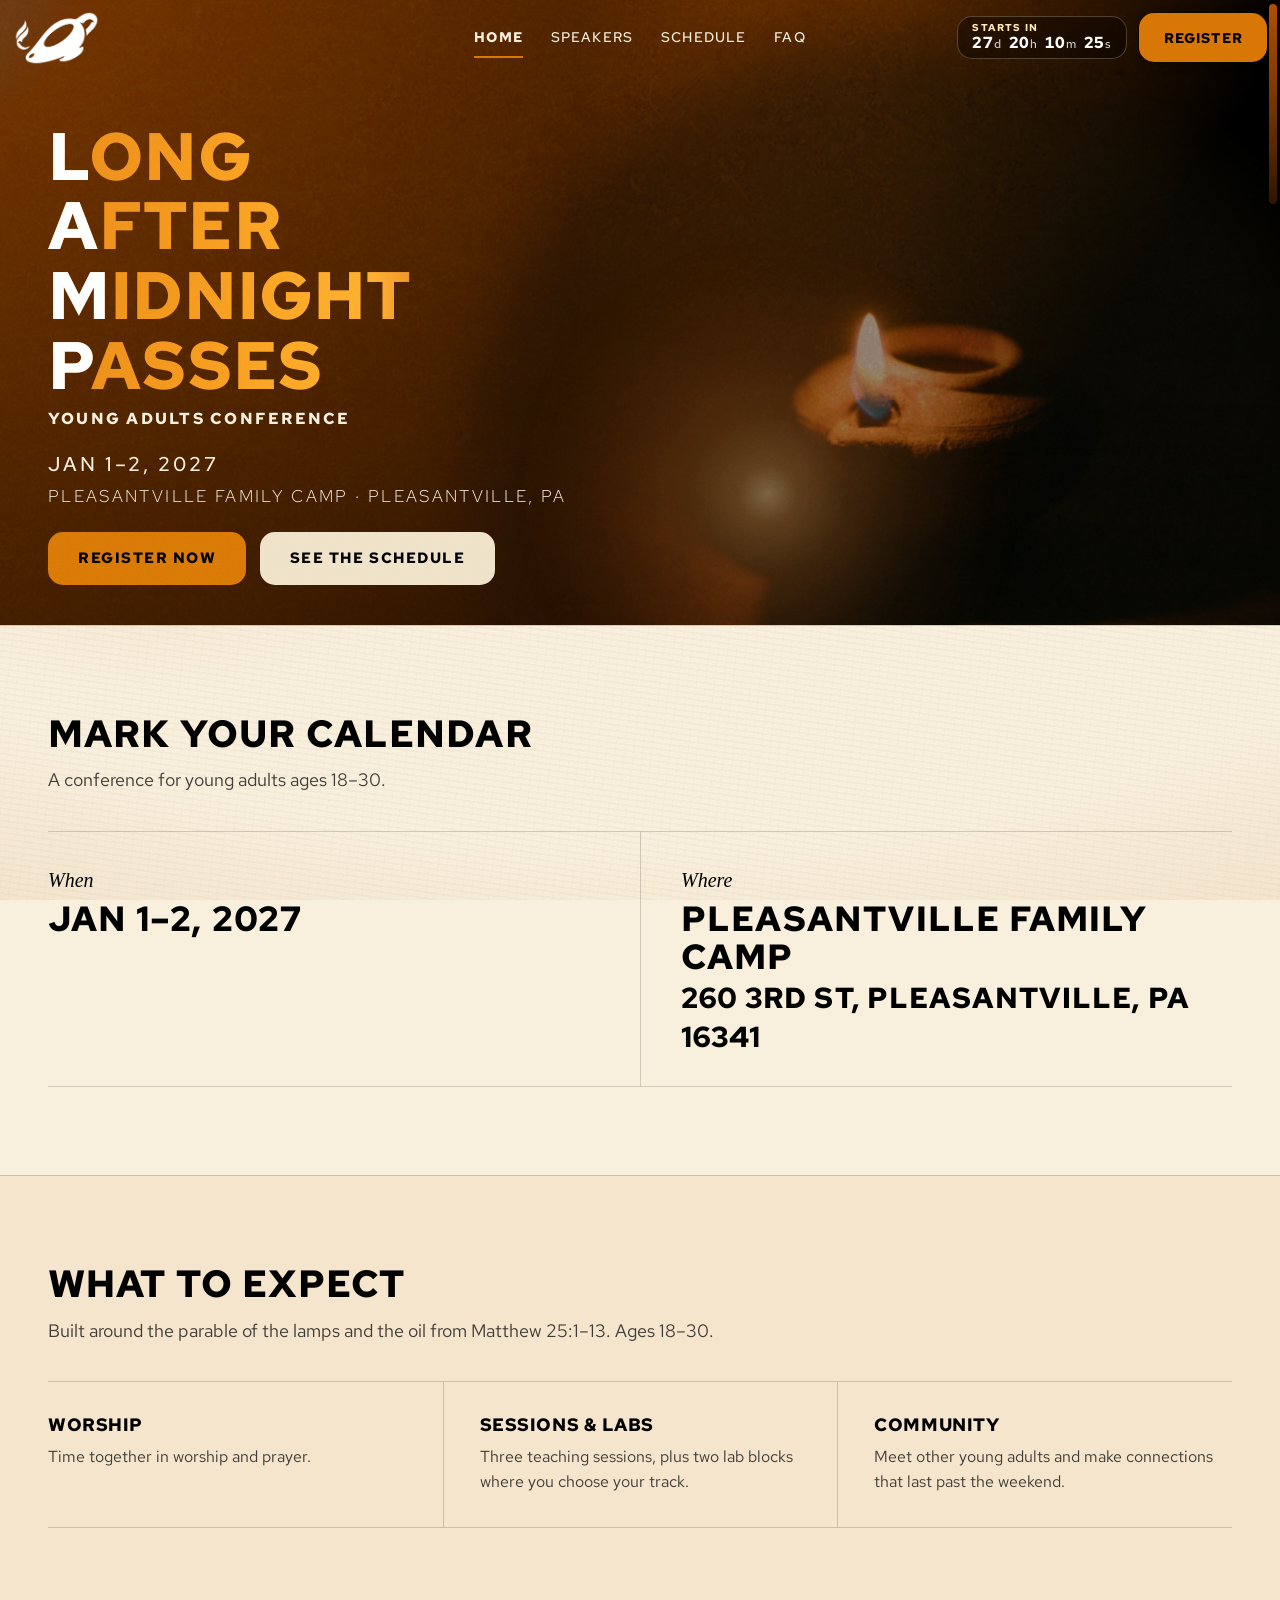
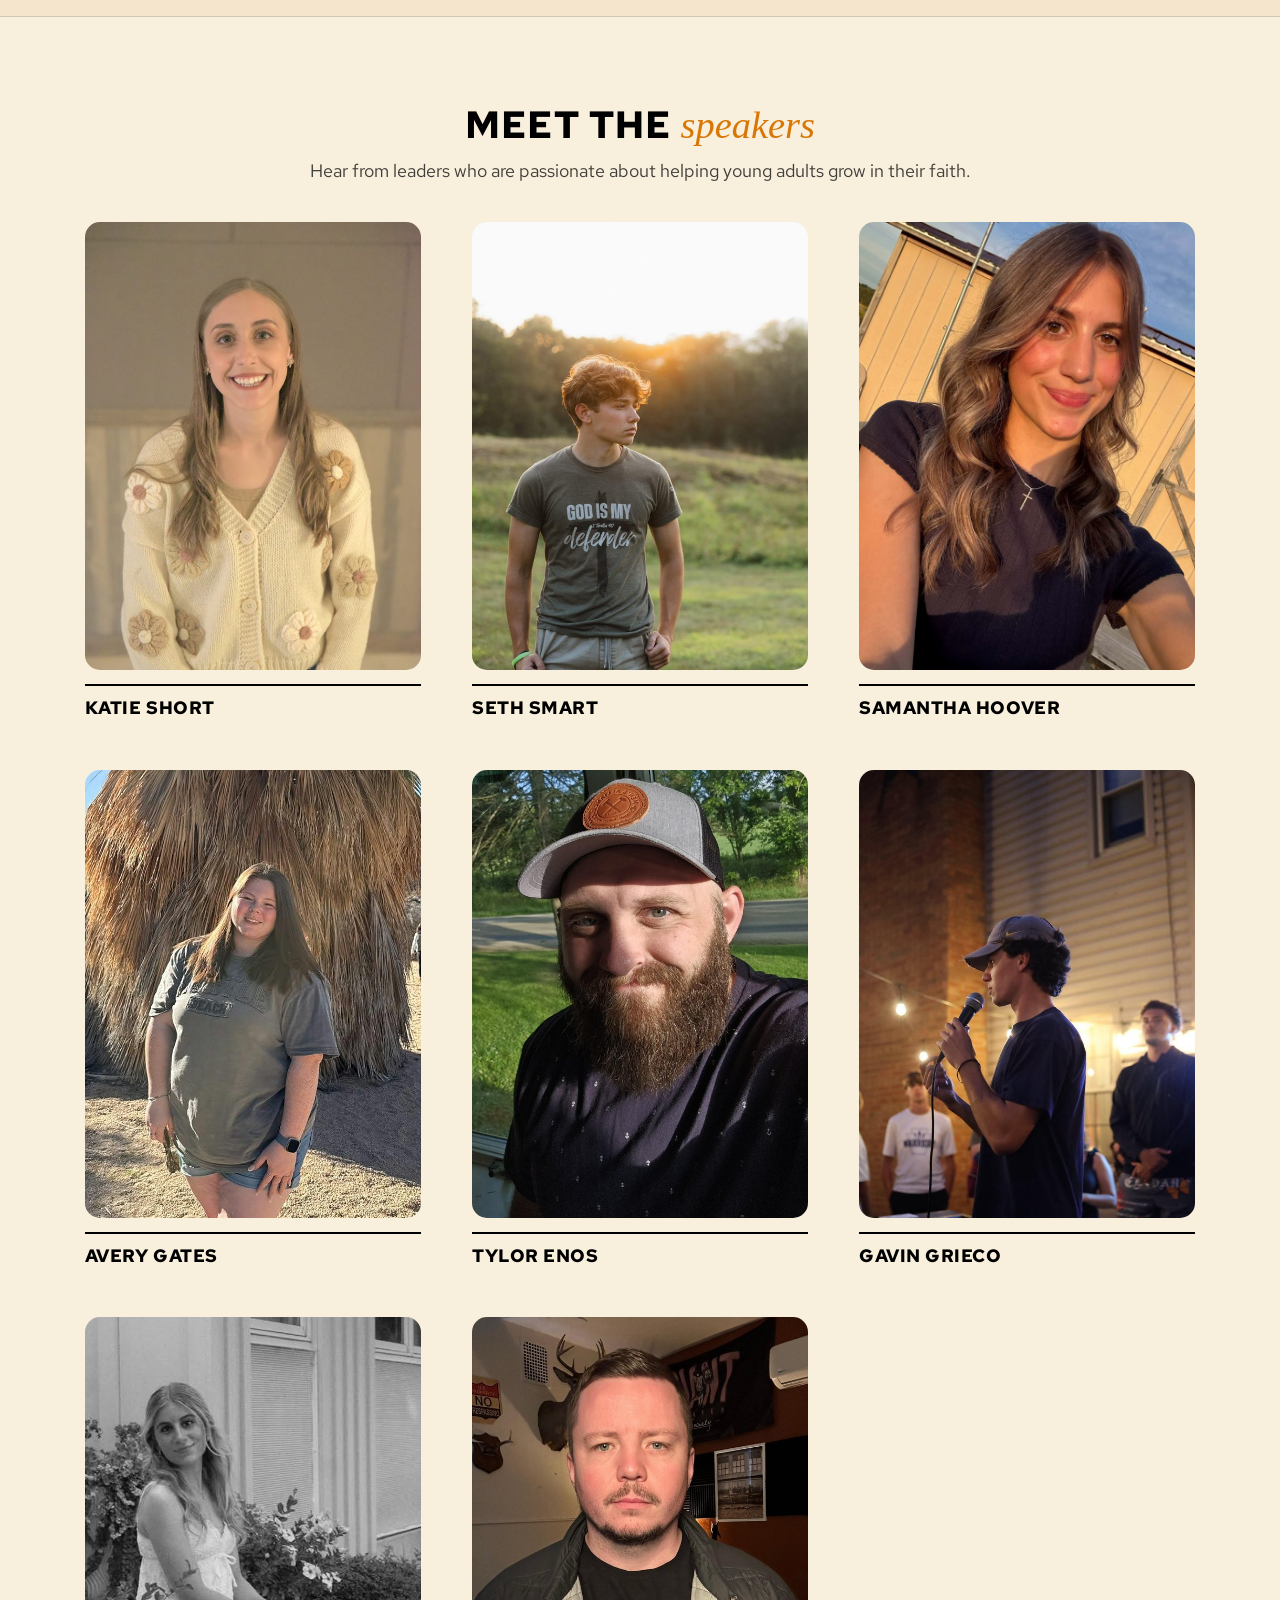
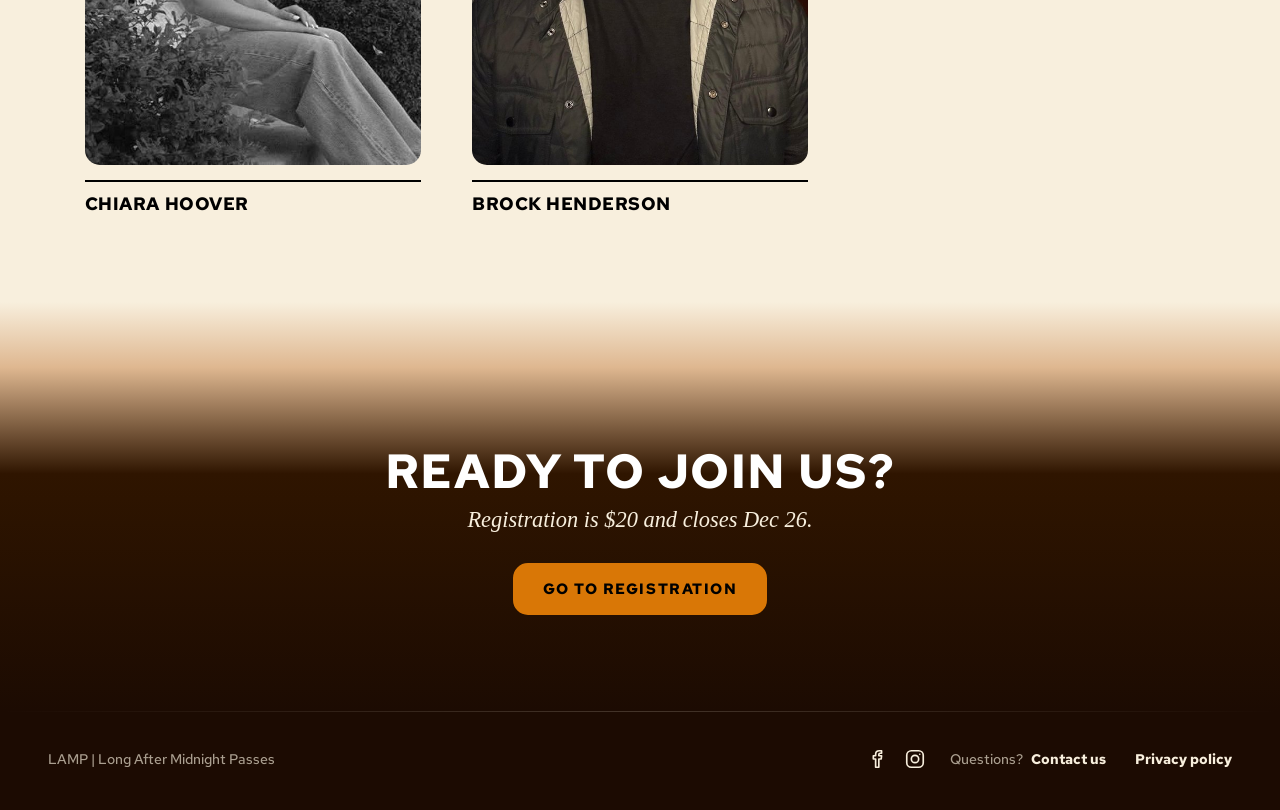
<file: index.html>
<!doctype html>
<html lang="en">
<head>
  <meta charset="utf-8">
  <meta name="viewport" content="width=device-width, initial-scale=1">
  <meta name="color-scheme" content="light">
  <meta name="theme-color" content="#f8efdd">
  <link rel="icon" type="image/png" href="assets\logos\website-icon-white.png">
  <title>LAMP | Conference</title>
  <meta name="description" content="LAMP (Long After Midnight Passes): a young adults conference, Jan 1-2, 2027.">
  <link rel="preconnect" href="https://fonts.googleapis.com">
  <link rel="preconnect" href="https://fonts.gstatic.com" crossorigin>
  <link rel="stylesheet" href="https://fonts.googleapis.com/css2?family=IM+Fell+English:ital@1&family=Red+Hat+Text:wght@300;400;500;700&display=swap">
  <link rel="stylesheet" href="css/styles.css?v=60">
</head>
<body class="home photo-top">
  <header class="site-header">
    <div class="wrap">
      <a class="brand" href="index.html"><img src="assets\logos\website-icon-white.png" alt="LAMP home" width="145" height="94"></a>
      <nav class="nav" aria-label="Main"><a href="index.html" aria-current="page">Home</a><a href="speakers.html">Speakers</a><a href="schedule.html">Schedule</a><a href="faq.html">FAQ</a><a class="cta" href="register.html">Register</a></nav>
    </div>
  </header>
  <main id="main">

    <section class="hero">
      <div class="wrap">
        <div class="hero-text">
        <p class="eyebrow"></p>
        <h1 class="lamp-stack" aria-label="Long after midnight passes">
          <span><b>L</b>ong</span>
          <span><b>A</b>fter</span>
          <span><b>M</b>idnight</span>
          <span><b>P</b>asses</span>
        </h1>
        <p class="Additional-Text">Young Adults Conference</p>
        <p class="dates">Jan 1&ndash;2, 2027</p>
        <p class="place">Pleasantville Family Camp &middot; Pleasantville, PA</p>
        <div class="hero-actions">
          <a class="btn" href="register.html">Register now</a>
          <a class="btn ghost" href="schedule.html">See the schedule</a>
        </div>
        </div>
        <div class="hero-art"><img src="assets/brand/lamp-logo-white-cutout.png" alt="LAMP: Long After Midnight Passes logo" width="574" height="208"></div>
      </div>
    </section>

    <section class="section">
      <div class="wrap">
        <h2>Mark your calendar</h2>
        <p class="lead">A conference for young adults ages 18&ndash;30.</p>
        <div class="grid two">
          <div class="card date-card"><p class="sub">When</p><p class="big">Jan 1&ndash;2, 2027</p></div>
          <div class="card date-card"><p class="sub">Where</p><p class="big">Pleasantville Family Camp<br><small>260 3rd St, Pleasantville, PA 16341</small></p></div>
        </div>
      </div>
    </section>

    <section class="section alt">
      <div class="wrap">
        <h2>What to expect</h2>
        <p class="lead">Built around the parable of the lamps and the oil from Matthew 25:1&ndash;13. Ages 18&ndash;30.</p>
        <div class="grid three">
          <div class="card"><h3>Worship</h3><p>Time together in worship and prayer.</p></div>
          <div class="card aqua"><h3>Sessions &amp; labs</h3><p>Three teaching sessions, plus two lab blocks where you choose your track.</p></div>
          <div class="card butter"><h3>Community</h3><p>Meet other young adults and make connections that last past the weekend.</p></div>
        </div>
      </div>
    </section>

    <section class="section">
      <div class="wrap">
        <h2 class="center">Meet the <em>speakers</em></h2>
        <p class="lead center">Hear from leaders who are passionate about helping young adults grow in their faith.</p>
        <div class="grid tiles">
          <a class="speaker-tile" href="speakers.html#katie"><img src="assets/speakers/katie.jpg" alt="Portrait of Katie Short" width="480" height="640" loading="lazy"><strong>Katie Short</strong></a>
          <a class="speaker-tile" href="speakers.html#seth"><img src="assets/speakers/seth.jpg" alt="Portrait of Seth Smart" width="480" height="640" loading="lazy"><strong>Seth Smart</strong></a>
          <a class="speaker-tile" href="speakers.html#samantha"><img src="assets/speakers/samantha.jpg" alt="Portrait of Samantha Hoover" width="480" height="640" loading="lazy"><strong>Samantha Hoover</strong></a>
          <a class="speaker-tile" href="speakers.html#avery"><img src="assets/speakers/avery.jpg?v=3" alt="Portrait of Avery Gates" width="480" height="640" loading="lazy"><strong>Avery Gates</strong></a>
          <a class="speaker-tile" href="speakers.html#tylor"><img src="assets/speakers/tylor.jpg" alt="Portrait of Tylor Enos" width="480" height="640" loading="lazy"><strong>Tylor Enos</strong></a>
          <a class="speaker-tile" href="speakers.html#gavin"><img src="assets/speakers/gavin.jpg" alt="Portrait of Gavin Grieco" width="480" height="640" loading="lazy"><strong>Gavin Grieco</strong></a>
          <a class="speaker-tile" href="speakers.html#chiara"><img src="assets/speakers/chiara.jpg" alt="Portrait of Chiara Hoover" width="480" height="640" loading="lazy"><strong>Chiara Hoover</strong></a>
          <a class="speaker-tile" href="speakers.html#brock"><img src="assets/speakers/brock.jpg" alt="Portrait of Brock Henderson" width="480" height="640" loading="lazy"><strong>Brock Henderson</strong></a>
        </div>
      </div>
    </section>

    <section class="cta-band">
      <div class="wrap">
        <h2>Ready to join us?</h2>
        <p>Registration is $20 and closes Dec 26.</p>
        <a class="btn" href="register.html">Go to registration</a>
      </div>
    </section>
  </main>
  <footer class="site-footer">
    <div class="wrap">
      <span>LAMP | Long After Midnight Passes</span>
      <span class="footer-links"><span class="social"><a href="https://www.facebook.com/share/1FibJCZPeU/" target="_blank" rel="noopener" aria-label="LAMP on Facebook" title="Facebook"><svg viewBox="0 0 24 24" width="22" height="22" fill="none" stroke="currentColor" stroke-width="1.8" stroke-linecap="round" stroke-linejoin="round" aria-hidden="true"><path d="M14 8.5V7c0-.8.5-1.3 1.4-1.3H17V3h-2.4C11.9 3 10.5 4.6 10.5 6.8v1.7H8V12h2.5v9H14v-9h2.6l.4-3.5z"/></svg></a><a href="https://www.instagram.com/lampconference" target="_blank" rel="noopener" aria-label="LAMP on Instagram" title="Instagram"><svg viewBox="0 0 24 24" width="22" height="22" fill="none" stroke="currentColor" stroke-width="1.8" stroke-linecap="round" stroke-linejoin="round" aria-hidden="true"><rect x="3" y="3" width="18" height="18" rx="5"/><circle cx="12" cy="12" r="4"/><circle cx="17.2" cy="6.8" r=".9" fill="currentColor" stroke="none"/></svg></a></span><span>Questions? <a href="faq.html#contact">Contact us</a></span><a href="privacy.html">Privacy policy</a></span>
    </div>
  </footer>
<nav class="tabbar" aria-label="Quick links"><a href="index.html" aria-current="page"><svg viewBox="0 0 24 24" width="24" height="24" fill="none" stroke="currentColor" stroke-width="2" stroke-linecap="round" stroke-linejoin="round" aria-hidden="true"><path d="M3 11l9-8 9 8M5 10v10h14V10"/></svg><span>Home</span></a><a href="speakers.html"><svg viewBox="0 0 24 24" width="24" height="24" fill="none" stroke="currentColor" stroke-width="2" stroke-linecap="round" stroke-linejoin="round" aria-hidden="true"><circle cx="12" cy="8" r="4"/><path d="M4 21c0-4 4-6 8-6s8 2 8 6"/></svg><span>Speakers</span></a><a href="schedule.html"><svg viewBox="0 0 24 24" width="24" height="24" fill="none" stroke="currentColor" stroke-width="2" stroke-linecap="round" stroke-linejoin="round" aria-hidden="true"><rect x="3" y="5" width="18" height="16" rx="3"/><path d="M3 10h18M8 3v4M16 3v4"/></svg><span>Schedule</span></a><a href="faq.html"><svg viewBox="0 0 24 24" width="24" height="24" fill="none" stroke="currentColor" stroke-width="2" stroke-linecap="round" stroke-linejoin="round" aria-hidden="true"><circle cx="12" cy="12" r="9"/><path d="M9.5 9.5a2.5 2.5 0 115 .5c0 1.5-2.5 2-2.5 3.5M12 17v.01"/></svg><span>FAQ</span></a></nav>
  <script>
    /* The header is see-through over the photo at the top of the page, so header and top section share one background.
       Once you scroll past the photo, the header gets its own background back so the menu stays readable. */
    (function () {
      document.documentElement.classList.add("js");
      var header = document.querySelector(".site-header"), top = document.querySelector(".hero, .page-head");
      if (!header || !top) return;
      function update() { header.classList.toggle("is-solid", window.scrollY > top.offsetHeight - header.offsetHeight); }
      window.addEventListener("scroll", update, { passive: true });
      window.addEventListener("resize", update);
      update();
    })();
  </script>
  <script>
    /* Candle light over the hero photo: an extra layer added inside .hero (over the photo, under the text).
       A warm glow drifts slowly across the image with a natural flutter and the odd dip, as if from a draft.
       Nothing else on the page changes. Stays off for reduced motion; pauses while the hero is off-screen. */
    (function () {
      var hero = document.querySelector(".hero");
      if (!hero || !window.requestAnimationFrame) return;
      if (window.matchMedia && window.matchMedia("(prefers-reduced-motion: reduce)").matches) return;
      var layer = document.createElement("div"), light = document.createElement("span");
      layer.className = "hero-candle"; layer.setAttribute("aria-hidden", "true");
      layer.appendChild(light); hero.appendChild(layer);
      var start = performance.now(), last = start, running = false, id = 0;
      var gust = 0, nextGust = 4 + Math.random() * 5;
      function frame(now) {
        var t = (now - start) / 1000, dt = Math.min(0.05, (now - last) / 1000); last = now;
        var w = hero.offsetWidth, h = hero.offsetHeight;
        var x = w * (0.5 + 0.4 * Math.sin(t * 0.11)) + 8 * Math.sin(t * 1.1);           /* about 57 s across and back */
        var y = h * (0.5 + 0.3 * Math.sin(t * 0.17 + 1.1)) + 6 * Math.sin(t * 1.7 + 0.4);
        if (t > nextGust) { gust = 1; nextGust = t + 5 + Math.random() * 7; }
        gust = Math.max(0, gust - dt * 1.6);
        var glow = 0.86 + 0.06 * Math.sin(t * 2.3) + 0.04 * Math.sin(t * 5.7 + 1) + 0.03 * Math.sin(t * 9.1 + 2) - 0.28 * gust;
        var size = 1 + 0.035 * Math.sin(t * 1.9) + 0.02 * Math.sin(t * 4.3 + 0.5) - 0.05 * gust;
        light.style.transform = "translate(" + x.toFixed(1) + "px," + y.toFixed(1) + "px) scale(" + size.toFixed(3) + ")";
        light.style.opacity = glow.toFixed(3);
        id = requestAnimationFrame(frame);
      }
      function play() { if (!running) { running = true; last = performance.now(); id = requestAnimationFrame(frame); } }
      function pause() { running = false; cancelAnimationFrame(id); }
      if ("IntersectionObserver" in window) {
        new IntersectionObserver(function (e) { e[0].isIntersecting ? play() : pause(); }).observe(hero);
      } else { play(); }
    })();
  </script>
  <script src="js/countdown.js"></script>
  <script src="js/effects.js"></script>
  <script src="js/scrollbar.js"></script>
  <script src="js/buttons.js"></script>
</body>
</html>
</file>
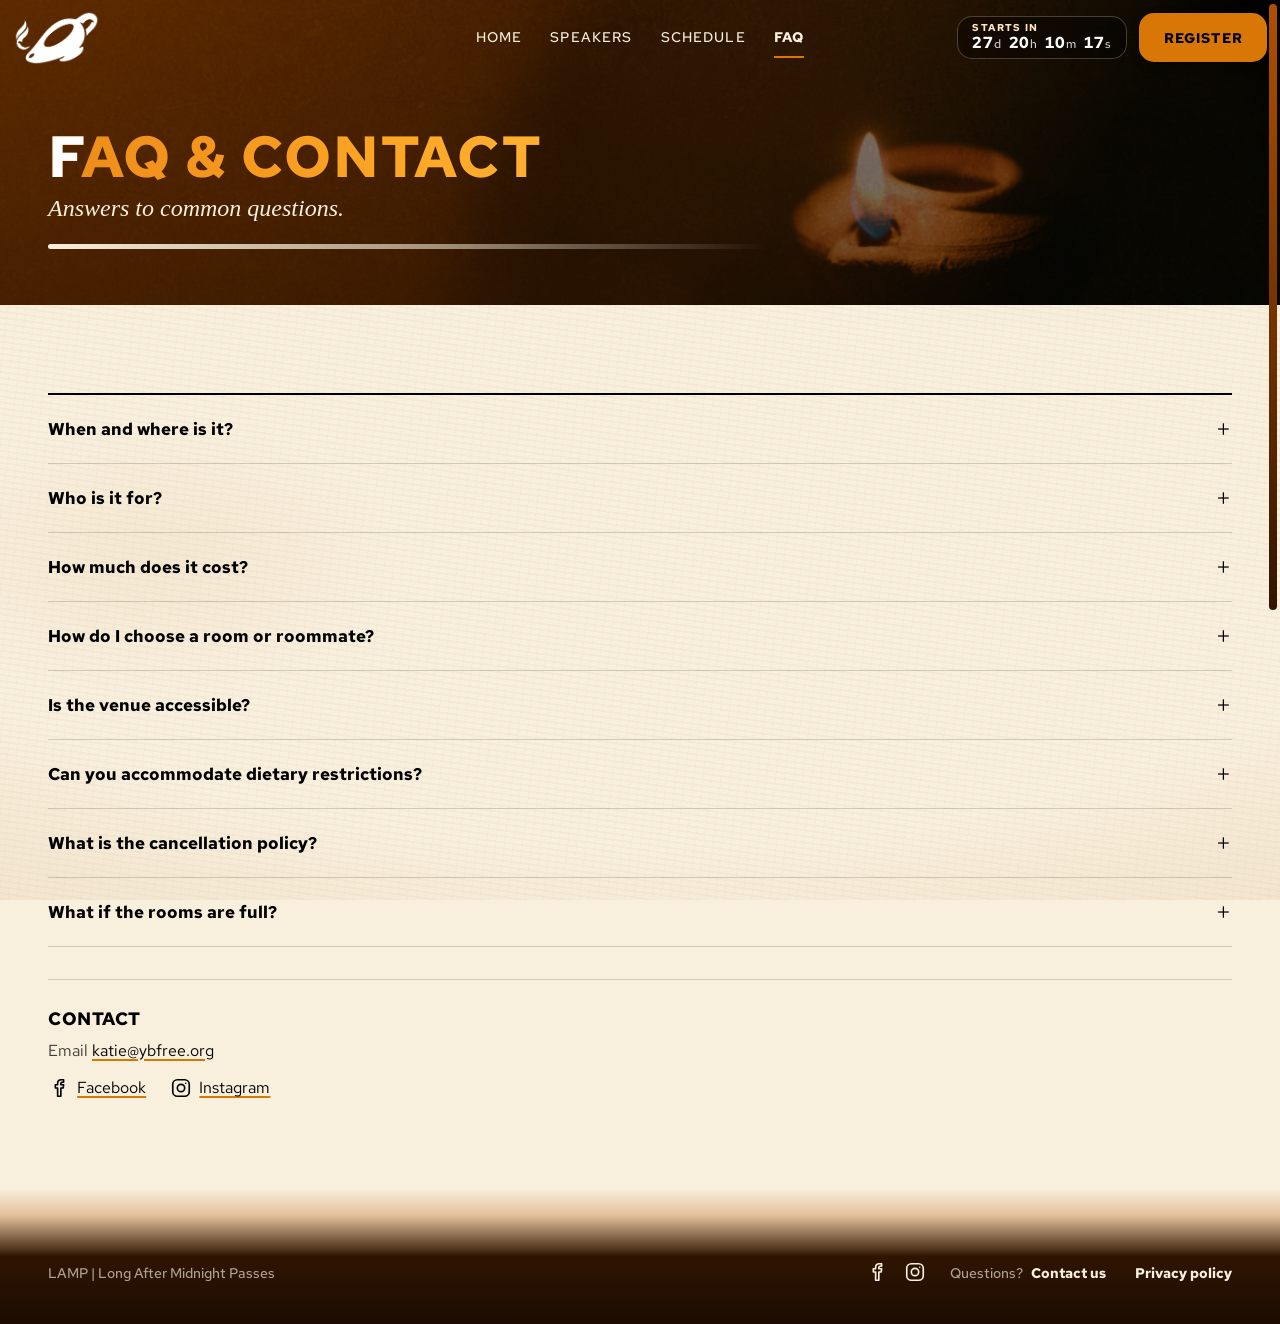
<file: faq.html>
<!doctype html>
<html lang="en">
<head>
  <meta charset="utf-8">
  <meta name="viewport" content="width=device-width, initial-scale=1">
  <meta name="color-scheme" content="light">
  <meta name="theme-color" content="#f8efdd">
  <link rel="icon" type="image/png" href="assets\logos\website-icon-white.png">
  <title>FAQ & Contact | LAMP</title>
  <meta name="description" content="Frequently asked questions and contact information for LAMP.">
  <link rel="preconnect" href="https://fonts.googleapis.com">
  <link rel="preconnect" href="https://fonts.gstatic.com" crossorigin>
  <link rel="stylesheet" href="https://fonts.googleapis.com/css2?family=IM+Fell+English:ital@1&family=Red+Hat+Text:wght@300;400;500;700&display=swap">
  <link rel="stylesheet" href="css/styles.css?v=60">
</head>
<body class="photo-top">
  <header class="site-header">
    <div class="wrap">
      <a class="brand" href="index.html"><img src="assets\logos\website-icon-white.png" alt="LAMP home" width="145" height="94"></a>
      <nav class="nav" aria-label="Main"><a href="index.html">Home</a><a href="speakers.html">Speakers</a><a href="schedule.html">Schedule</a><a href="faq.html" aria-current="page">FAQ</a><a class="cta" href="register.html">Register</a></nav>
    </div>
  </header>
  <main id="main">

    <div class="page-head"><div class="wrap">
      <h1><b>F</b>AQ &amp; Contact</h1>
      <p>Answers to common questions.</p>
    </div></div>
    <section class="section">
      <div class="wrap">
        <details class="faq"><summary>When and where is it?</summary><div class="answer"><p>Friday Jan 1 at 6:30 PM through Saturday Jan 2 at 2:30 PM, 2027, at Pleasantville Family Camp, 260 3rd St, Pleasantville, PA 16341.</p></div></details>
        <details class="faq"><summary>Who is it for?</summary><div class="answer"><p>Young adults ages 18&ndash;30.</p></div></details>
        <details class="faq"><summary>How much does it cost?</summary><div class="answer"><p>Registration is $20 and is non-refundable. Registration closes Dec 26.</p></div></details>
        <details class="faq"><summary>How do I choose a room or roommate?</summary><div class="answer"><p>Rooms at the camp are shared. There is enough space for 50 people, first come, first served. Roommate details will be confirmed soon <span class="tbd">TBD</span></p></div></details>
        <details class="faq"><summary>Is the venue accessible?</summary><div class="answer"><p>Contact us before the event with any accessibility needs so we can plan ahead.</p></div></details>
        <details class="faq"><summary>Can you accommodate dietary restrictions?</summary><div class="answer"><p>Contact us with any dietary or allergy restrictions so we can plan meals. Details <span class="tbd">TBD</span></p></div></details>
        <details class="faq"><summary>What is the cancellation policy?</summary><div class="answer"><p>The $20 registration fee is non-refundable.</p></div></details>
        <details class="faq"><summary>What if the rooms are full?</summary><div class="answer"><p>There is enough space for 50 people, and spots are first come, first served, so register early. If we fill up, we will share other options here.</p></div></details>
        <div class="card" id="contact" style="margin-top:2rem">
          <h3>Contact</h3>
          <p>Email <a href="mailto:katie@ybfree.org">katie@ybfree.org</a></p>
          <p class="social-row"><a href="https://www.facebook.com/share/1FibJCZPeU/" target="_blank" rel="noopener"><svg viewBox="0 0 24 24" width="22" height="22" fill="none" stroke="currentColor" stroke-width="1.8" stroke-linecap="round" stroke-linejoin="round" aria-hidden="true"><path d="M14 8.5V7c0-.8.5-1.3 1.4-1.3H17V3h-2.4C11.9 3 10.5 4.6 10.5 6.8v1.7H8V12h2.5v9H14v-9h2.6l.4-3.5z"/></svg>Facebook</a><a href="https://www.instagram.com/lampconference" target="_blank" rel="noopener"><svg viewBox="0 0 24 24" width="22" height="22" fill="none" stroke="currentColor" stroke-width="1.8" stroke-linecap="round" stroke-linejoin="round" aria-hidden="true"><rect x="3" y="3" width="18" height="18" rx="5"/><circle cx="12" cy="12" r="4"/><circle cx="17.2" cy="6.8" r=".9" fill="currentColor" stroke="none"/></svg>Instagram</a></p>
        </div>
      </div>
    </section>
  </main>
  <footer class="site-footer">
    <div class="wrap">
      <span>LAMP | Long After Midnight Passes</span>
      <span class="footer-links"><span class="social"><a href="https://www.facebook.com/share/1FibJCZPeU/" target="_blank" rel="noopener" aria-label="LAMP on Facebook" title="Facebook"><svg viewBox="0 0 24 24" width="22" height="22" fill="none" stroke="currentColor" stroke-width="1.8" stroke-linecap="round" stroke-linejoin="round" aria-hidden="true"><path d="M14 8.5V7c0-.8.5-1.3 1.4-1.3H17V3h-2.4C11.9 3 10.5 4.6 10.5 6.8v1.7H8V12h2.5v9H14v-9h2.6l.4-3.5z"/></svg></a><a href="https://www.instagram.com/lampconference" target="_blank" rel="noopener" aria-label="LAMP on Instagram" title="Instagram"><svg viewBox="0 0 24 24" width="22" height="22" fill="none" stroke="currentColor" stroke-width="1.8" stroke-linecap="round" stroke-linejoin="round" aria-hidden="true"><rect x="3" y="3" width="18" height="18" rx="5"/><circle cx="12" cy="12" r="4"/><circle cx="17.2" cy="6.8" r=".9" fill="currentColor" stroke="none"/></svg></a></span><span>Questions? <a href="faq.html#contact">Contact us</a></span><a href="privacy.html">Privacy policy</a></span>
    </div>
  </footer>
<nav class="tabbar" aria-label="Quick links"><a href="index.html"><svg viewBox="0 0 24 24" width="24" height="24" fill="none" stroke="currentColor" stroke-width="2" stroke-linecap="round" stroke-linejoin="round" aria-hidden="true"><path d="M3 11l9-8 9 8M5 10v10h14V10"/></svg><span>Home</span></a><a href="speakers.html"><svg viewBox="0 0 24 24" width="24" height="24" fill="none" stroke="currentColor" stroke-width="2" stroke-linecap="round" stroke-linejoin="round" aria-hidden="true"><circle cx="12" cy="8" r="4"/><path d="M4 21c0-4 4-6 8-6s8 2 8 6"/></svg><span>Speakers</span></a><a href="schedule.html"><svg viewBox="0 0 24 24" width="24" height="24" fill="none" stroke="currentColor" stroke-width="2" stroke-linecap="round" stroke-linejoin="round" aria-hidden="true"><rect x="3" y="5" width="18" height="16" rx="3"/><path d="M3 10h18M8 3v4M16 3v4"/></svg><span>Schedule</span></a><a href="faq.html" aria-current="page"><svg viewBox="0 0 24 24" width="24" height="24" fill="none" stroke="currentColor" stroke-width="2" stroke-linecap="round" stroke-linejoin="round" aria-hidden="true"><circle cx="12" cy="12" r="9"/><path d="M9.5 9.5a2.5 2.5 0 115 .5c0 1.5-2.5 2-2.5 3.5M12 17v.01"/></svg><span>FAQ</span></a></nav>
  <script>
    /* The header is see-through over the photo at the top of the page, so header and top section share one background.
       Once you scroll past the photo, the header gets its own background back so the menu stays readable. */
    (function () {
      document.documentElement.classList.add("js");
      var header = document.querySelector(".site-header"), top = document.querySelector(".hero, .page-head");
      if (!header || !top) return;
      function update() { header.classList.toggle("is-solid", window.scrollY > top.offsetHeight - header.offsetHeight); }
      window.addEventListener("scroll", update, { passive: true });
      window.addEventListener("resize", update);
      update();
    })();
  </script>
  <script src="js/countdown.js"></script>
  <script src="js/effects.js"></script>
  <script src="js/scrollbar.js"></script>
  <script src="js/buttons.js"></script>
</body>
</html>
</file>
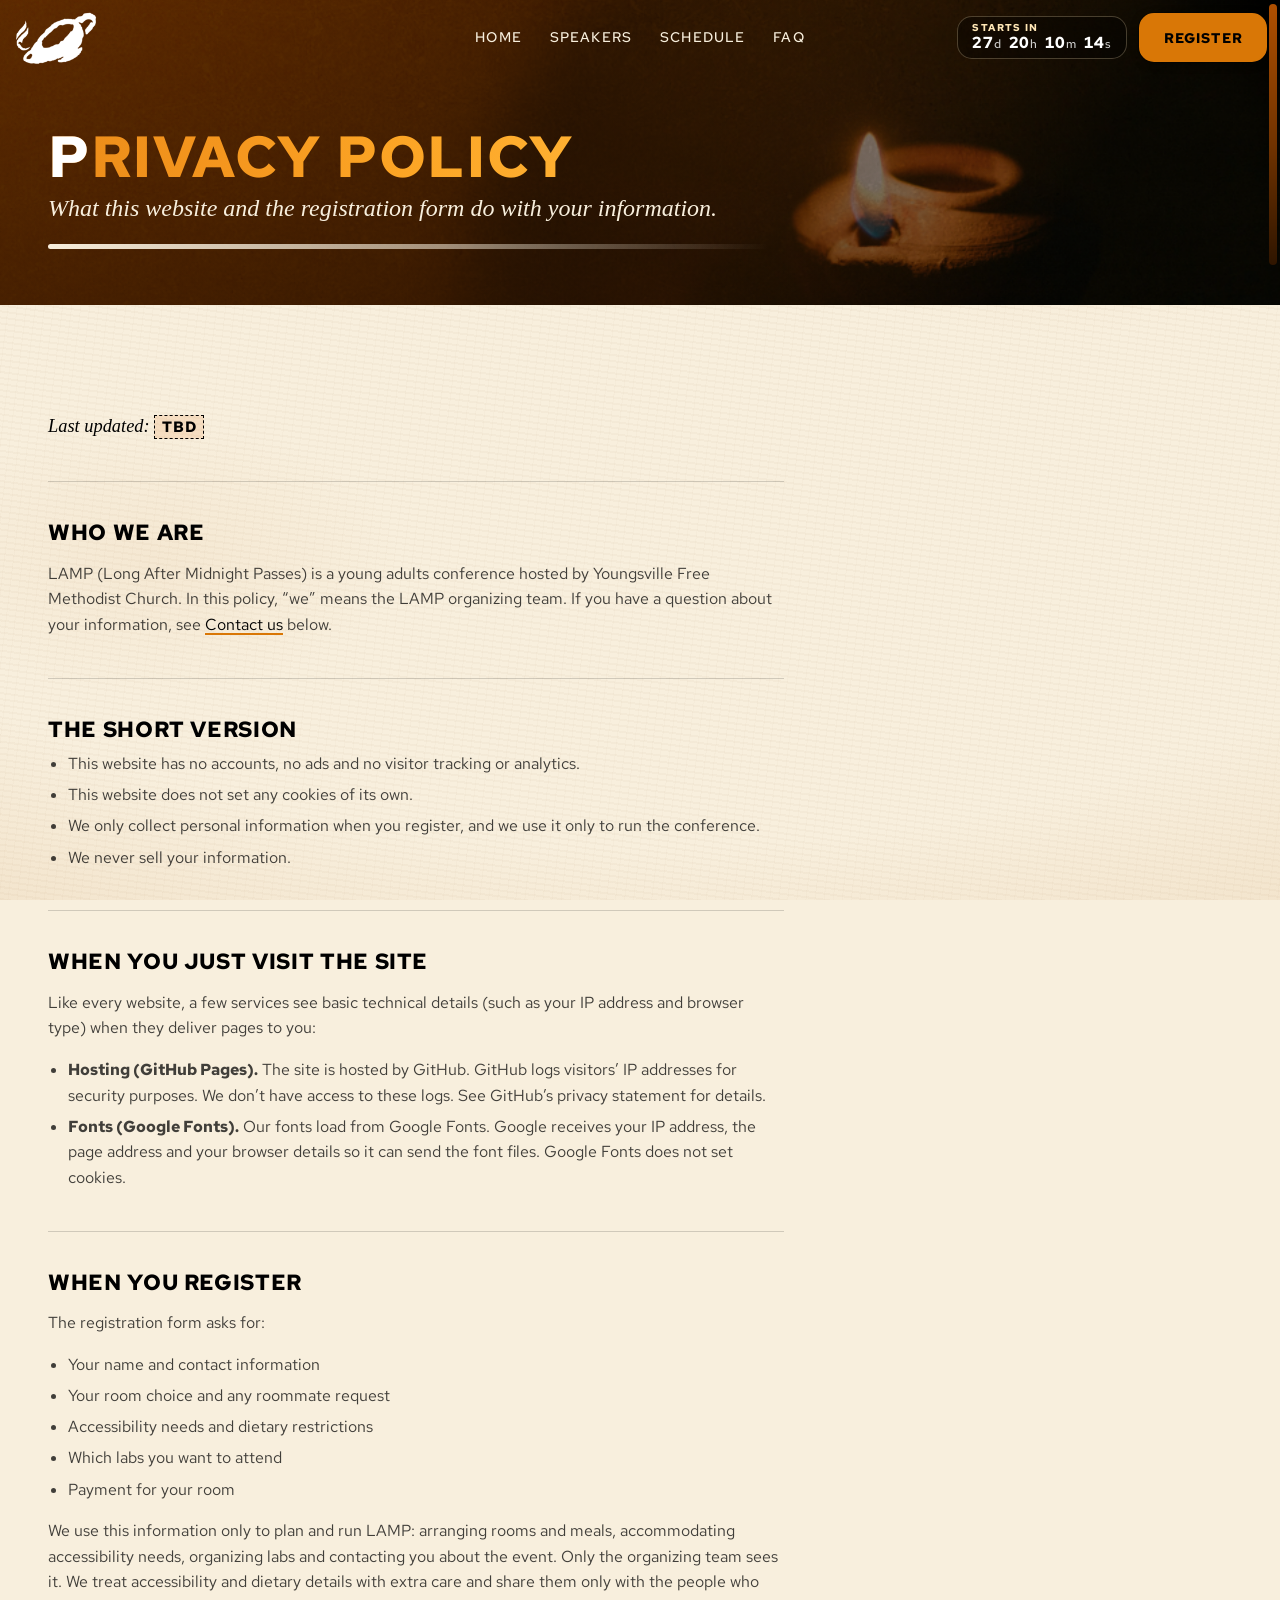
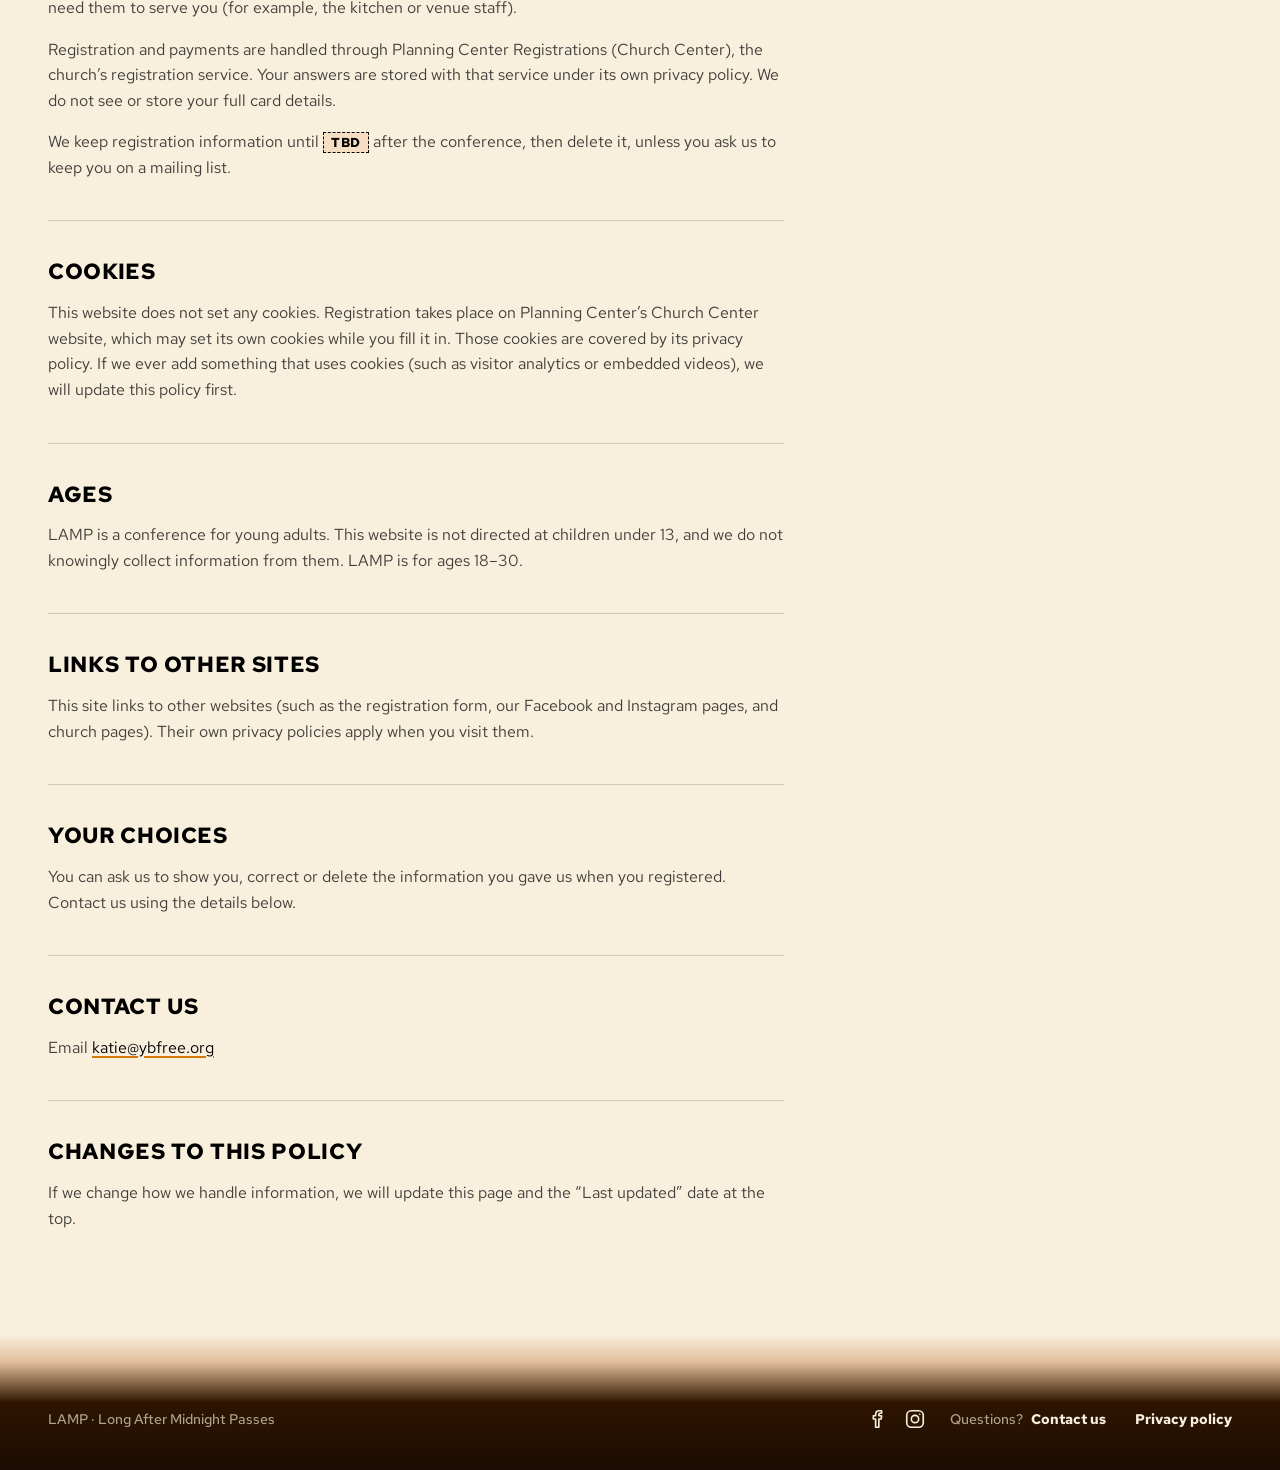
<file: privacy.html>
<!doctype html>
<html lang="en">
<head>
  <meta charset="utf-8">
  <meta name="viewport" content="width=device-width, initial-scale=1">
  <meta name="color-scheme" content="light">
  <meta name="theme-color" content="#f8efdd">
  <link rel="icon" type="image/png" href="assets/brand/lamp-icon-transparent.png">
  <title>Privacy Policy | LAMP</title>
  <meta name="description" content="How the LAMP website and registration handle your information.">
  <link rel="preconnect" href="https://fonts.googleapis.com">
  <link rel="preconnect" href="https://fonts.gstatic.com" crossorigin>
  <link rel="stylesheet" href="https://fonts.googleapis.com/css2?family=IM+Fell+English:ital@1&family=Red+Hat+Text:wght@300;400;500;700&display=swap">
  <link rel="stylesheet" href="css/styles.css?v=60">
</head>
<body class="photo-top">
  <a class="skip" href="#main">Skip to content</a>
  <header class="site-header">
    <div class="wrap">
      <a class="brand" href="index.html"><img src="assets/brand/lamp-symbol-white.png" alt="LAMP home" width="145" height="94"></a>
      <nav class="nav" aria-label="Main"><a href="index.html">Home</a><a href="speakers.html">Speakers</a><a href="schedule.html">Schedule</a><a href="faq.html">FAQ</a><a class="cta" href="register.html">Register</a></nav>
    </div>
  </header>
  <main id="main">

    <div class="page-head"><div class="wrap">
      <h1><b>P</b>rivacy Policy</h1>
      <p>What this website and the registration form do with your information.</p>
    </div></div>
    <section class="section">
      <div class="wrap prose">
        <p class="updated">Last updated: <span class="tbd">TBD</span></p>

        <h2>Who we are</h2>
        <p>LAMP (Long After Midnight Passes) is a young adults conference hosted by Youngsville Free Methodist Church. In this policy, &ldquo;we&rdquo; means the LAMP organizing team. If you have a question about your information, see <a href="#contact-us">Contact us</a> below.</p>

        <h2>The short version</h2>
        <ul>
          <li>This website has no accounts, no ads and no visitor tracking or analytics.</li>
          <li>This website does not set any cookies of its own.</li>
          <li>We only collect personal information when you register, and we use it only to run the conference.</li>
          <li>We never sell your information.</li>
        </ul>

        <h2>When you just visit the site</h2>
        <p>Like every website, a few services see basic technical details (such as your IP address and browser type) when they deliver pages to you:</p>
        <ul>
          <li><strong>Hosting (GitHub Pages).</strong> The site is hosted by GitHub. GitHub logs visitors&rsquo; IP addresses for security purposes. We don&rsquo;t have access to these logs. See GitHub&rsquo;s privacy statement for details.</li>
          <li><strong>Fonts (Google Fonts).</strong> Our fonts load from Google Fonts. Google receives your IP address, the page address and your browser details so it can send the font files. Google Fonts does not set cookies.</li>
        </ul>

        <h2>When you register</h2>
        <p>The registration form asks for:</p>
        <ul>
          <li>Your name and contact information</li>
          <li>Your room choice and any roommate request</li>
          <li>Accessibility needs and dietary restrictions</li>
          <li>Which labs you want to attend</li>
          <li>Payment for your room</li>
        </ul>
        <p>We use this information only to plan and run LAMP: arranging rooms and meals, accommodating accessibility needs, organizing labs and contacting you about the event. Only the organizing team sees it. We treat accessibility and dietary details with extra care and share them only with the people who need them to serve you (for example, the kitchen or venue staff).</p>
        <p>Registration and payments are handled through Planning Center Registrations (Church Center), the church&rsquo;s registration service. Your answers are stored with that service under its own privacy policy. We do not see or store your full card details.</p>
        <p>We keep registration information until <span class="tbd">TBD</span> after the conference, then delete it, unless you ask us to keep you on a mailing list.</p>

        <h2>Cookies</h2>
        <p>This website does not set any cookies. Registration takes place on Planning Center&rsquo;s Church Center website, which may set its own cookies while you fill it in. Those cookies are covered by its privacy policy. If we ever add something that uses cookies (such as visitor analytics or embedded videos), we will update this policy first.</p>

        <h2>Ages</h2>
        <p>LAMP is a conference for young adults. This website is not directed at children under 13, and we do not knowingly collect information from them. LAMP is for ages 18&ndash;30.</p>

        <h2>Links to other sites</h2>
        <p>This site links to other websites (such as the registration form, our Facebook and Instagram pages, and church pages). Their own privacy policies apply when you visit them.</p>

        <h2>Your choices</h2>
        <p>You can ask us to show you, correct or delete the information you gave us when you registered. Contact us using the details below.</p>

        <h2 id="contact-us">Contact us</h2>
        <p>Email <a href="mailto:katie@ybfree.org">katie@ybfree.org</a></p>

        <h2>Changes to this policy</h2>
        <p>If we change how we handle information, we will update this page and the &ldquo;Last updated&rdquo; date at the top.</p>
      </div>
    </section>
  </main>
  <footer class="site-footer">
    <div class="wrap">
      <span>LAMP &middot; Long After Midnight Passes</span>
      <span class="footer-links"><span class="social"><a href="https://www.facebook.com/share/1FibJCZPeU/" target="_blank" rel="noopener" aria-label="LAMP on Facebook" title="Facebook"><svg viewBox="0 0 24 24" width="22" height="22" fill="none" stroke="currentColor" stroke-width="1.8" stroke-linecap="round" stroke-linejoin="round" aria-hidden="true"><path d="M14 8.5V7c0-.8.5-1.3 1.4-1.3H17V3h-2.4C11.9 3 10.5 4.6 10.5 6.8v1.7H8V12h2.5v9H14v-9h2.6l.4-3.5z"/></svg></a><a href="https://www.instagram.com/lampconference" target="_blank" rel="noopener" aria-label="LAMP on Instagram" title="Instagram"><svg viewBox="0 0 24 24" width="22" height="22" fill="none" stroke="currentColor" stroke-width="1.8" stroke-linecap="round" stroke-linejoin="round" aria-hidden="true"><rect x="3" y="3" width="18" height="18" rx="5"/><circle cx="12" cy="12" r="4"/><circle cx="17.2" cy="6.8" r=".9" fill="currentColor" stroke="none"/></svg></a></span><span>Questions? <a href="faq.html#contact">Contact us</a></span><a href="privacy.html" aria-current="page">Privacy policy</a></span>
    </div>
  </footer>
<nav class="tabbar" aria-label="Quick links"><a href="index.html"><svg viewBox="0 0 24 24" width="24" height="24" fill="none" stroke="currentColor" stroke-width="2" stroke-linecap="round" stroke-linejoin="round" aria-hidden="true"><path d="M3 11l9-8 9 8M5 10v10h14V10"/></svg><span>Home</span></a><a href="speakers.html"><svg viewBox="0 0 24 24" width="24" height="24" fill="none" stroke="currentColor" stroke-width="2" stroke-linecap="round" stroke-linejoin="round" aria-hidden="true"><circle cx="12" cy="8" r="4"/><path d="M4 21c0-4 4-6 8-6s8 2 8 6"/></svg><span>Speakers</span></a><a href="schedule.html"><svg viewBox="0 0 24 24" width="24" height="24" fill="none" stroke="currentColor" stroke-width="2" stroke-linecap="round" stroke-linejoin="round" aria-hidden="true"><rect x="3" y="5" width="18" height="16" rx="3"/><path d="M3 10h18M8 3v4M16 3v4"/></svg><span>Schedule</span></a><a href="faq.html"><svg viewBox="0 0 24 24" width="24" height="24" fill="none" stroke="currentColor" stroke-width="2" stroke-linecap="round" stroke-linejoin="round" aria-hidden="true"><circle cx="12" cy="12" r="9"/><path d="M9.5 9.5a2.5 2.5 0 115 .5c0 1.5-2.5 2-2.5 3.5M12 17v.01"/></svg><span>FAQ</span></a></nav>
  <script>
    /* The header is see-through over the photo at the top of the page, so header and top section share one background.
       Once you scroll past the photo, the header gets its own background back so the menu stays readable. */
    (function () {
      document.documentElement.classList.add("js");
      var header = document.querySelector(".site-header"), top = document.querySelector(".hero, .page-head");
      if (!header || !top) return;
      function update() { header.classList.toggle("is-solid", window.scrollY > top.offsetHeight - header.offsetHeight); }
      window.addEventListener("scroll", update, { passive: true });
      window.addEventListener("resize", update);
      update();
    })();
  </script>
  <script src="js/countdown.js"></script>
  <script src="js/effects.js"></script>
  <script src="js/scrollbar.js"></script>
  <script src="js/buttons.js"></script>
</body>
</html>
</file>
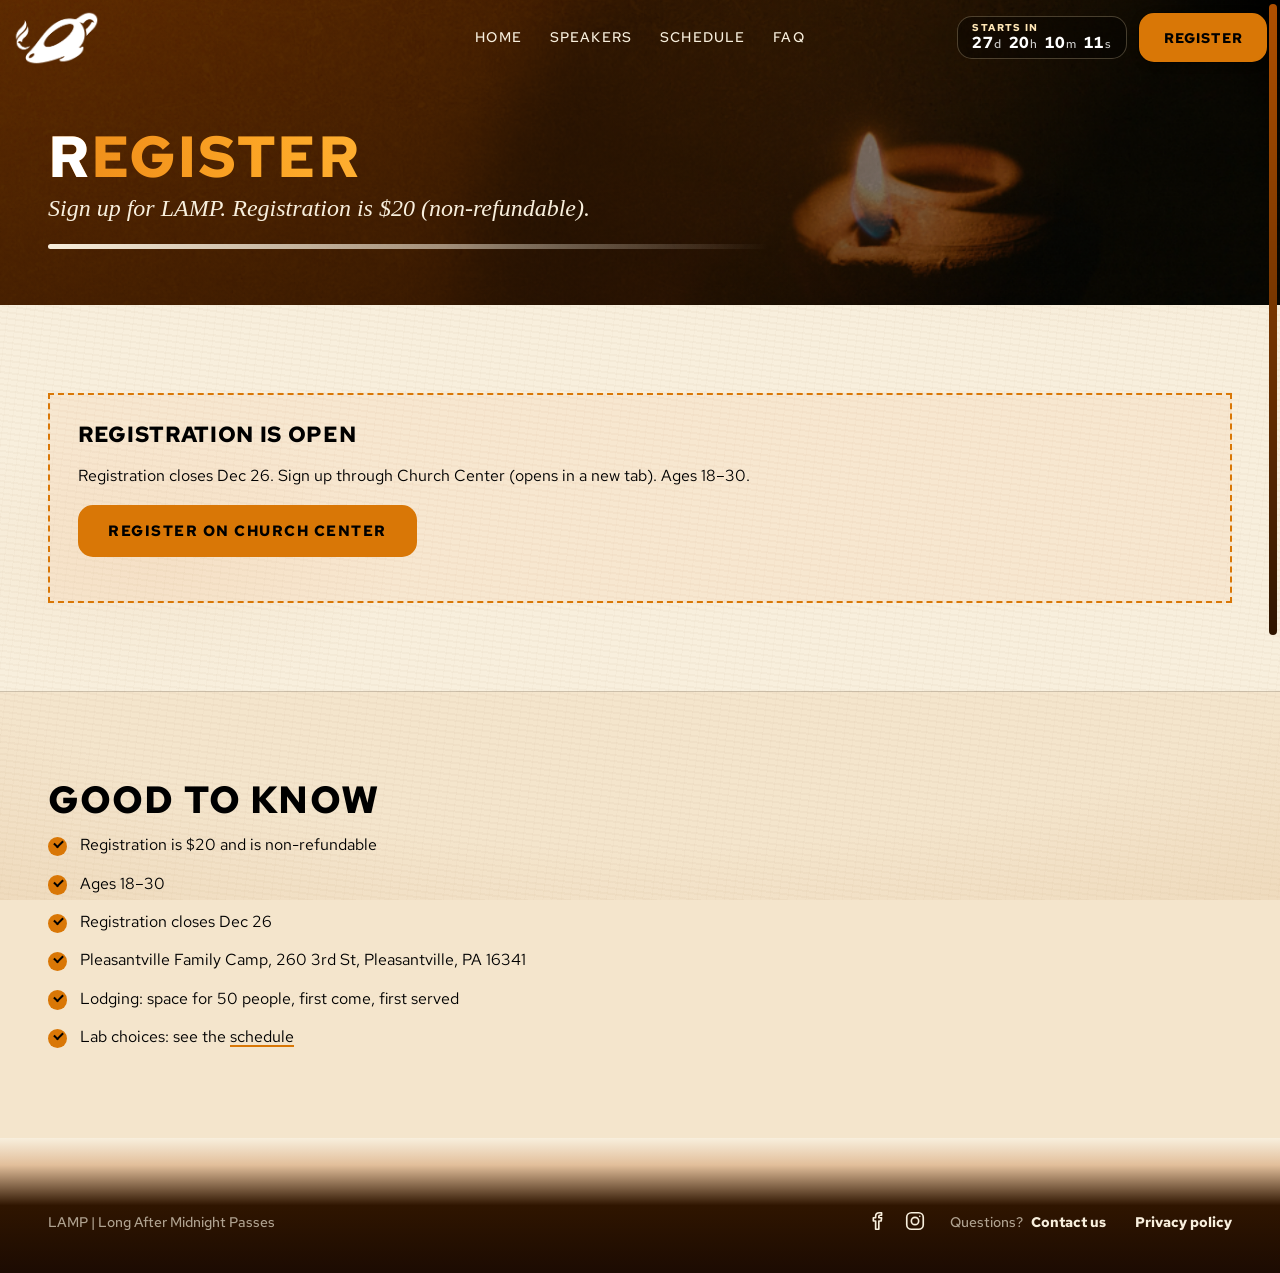
<file: register.html>
<!doctype html>
<html lang="en">
<head>
  <meta charset="utf-8">
  <meta name="viewport" content="width=device-width, initial-scale=1">
  <meta name="color-scheme" content="light">
  <meta name="theme-color" content="#f8efdd">
  <link rel="icon" type="image/png" href="assets\logos\website-icon-white.png">
  <title>Register | LAMP</title>
  <meta name="description" content="Register for LAMP.">
  <link rel="preconnect" href="https://fonts.googleapis.com">
  <link rel="preconnect" href="https://fonts.gstatic.com" crossorigin>
  <link rel="stylesheet" href="https://fonts.googleapis.com/css2?family=IM+Fell+English:ital@1&family=Red+Hat+Text:wght@300;400;500;700&display=swap">
  <link rel="stylesheet" href="css/styles.css?v=60">
</head>
<body class="photo-top">
  <header class="site-header">
    <div class="wrap">
      <a class="brand" href="index.html"><img src="assets\logos\website-icon-white.png" alt="LAMP home" width="145" height="94"></a>
      <nav class="nav" aria-label="Main"><a href="index.html">Home</a><a href="speakers.html">Speakers</a><a href="schedule.html">Schedule</a><a href="faq.html">FAQ</a><a class="cta" href="register.html" aria-current="page">Register</a></nav>
    </div>
  </header>
  <main id="main">

    <div class="page-head"><div class="wrap">
      <h1><b>R</b>egister</h1>
      <p>Sign up for LAMP. Registration is $20 (non-refundable).</p>
    </div></div>
    <section class="section">
      <div class="wrap">
        <div class="placeholder"><h2>Registration is open</h2><p>Registration closes Dec 26. Sign up through Church Center (opens in a new tab). Ages 18&ndash;30.</p><p><a class="btn" href="https://ybfree.churchcenter.com/registrations/events/4045114" target="_blank" rel="noopener">Register on Church Center</a></p></div>
      </div>
    </section>
    <section class="section alt">
      <div class="wrap">
        <h2>Good to know</h2>
        <ul class="checks">
          <li>Registration is $20 and is non-refundable</li>
          <li>Ages 18&ndash;30</li>
          <li>Registration closes Dec 26</li>
          <li>Pleasantville Family Camp, 260 3rd St, Pleasantville, PA 16341</li>
          <li>Lodging: space for 50 people, first come, first served</li>
          <li>Lab choices: see the <a href="schedule.html">schedule</a></li>
        </ul>
      </div>
    </section>
  </main>
  <footer class="site-footer">
    <div class="wrap">
      <span>LAMP | Long After Midnight Passes</span>
      <span class="footer-links"><span class="social"><a href="https://www.facebook.com/share/1FibJCZPeU/" target="_blank" rel="noopener" aria-label="LAMP on Facebook" title="Facebook"><svg viewBox="0 0 24 24" width="22" height="22" fill="none" stroke="currentColor" stroke-width="1.8" stroke-linecap="round" stroke-linejoin="round" aria-hidden="true"><path d="M14 8.5V7c0-.8.5-1.3 1.4-1.3H17V3h-2.4C11.9 3 10.5 4.6 10.5 6.8v1.7H8V12h2.5v9H14v-9h2.6l.4-3.5z"/></svg></a><a href="https://www.instagram.com/lampconference" target="_blank" rel="noopener" aria-label="LAMP on Instagram" title="Instagram"><svg viewBox="0 0 24 24" width="22" height="22" fill="none" stroke="currentColor" stroke-width="1.8" stroke-linecap="round" stroke-linejoin="round" aria-hidden="true"><rect x="3" y="3" width="18" height="18" rx="5"/><circle cx="12" cy="12" r="4"/><circle cx="17.2" cy="6.8" r=".9" fill="currentColor" stroke="none"/></svg></a></span><span>Questions? <a href="faq.html#contact">Contact us</a></span><a href="privacy.html">Privacy policy</a></span>
    </div>
  </footer>
<nav class="tabbar" aria-label="Quick links"><a href="index.html"><svg viewBox="0 0 24 24" width="24" height="24" fill="none" stroke="currentColor" stroke-width="2" stroke-linecap="round" stroke-linejoin="round" aria-hidden="true"><path d="M3 11l9-8 9 8M5 10v10h14V10"/></svg><span>Home</span></a><a href="speakers.html"><svg viewBox="0 0 24 24" width="24" height="24" fill="none" stroke="currentColor" stroke-width="2" stroke-linecap="round" stroke-linejoin="round" aria-hidden="true"><circle cx="12" cy="8" r="4"/><path d="M4 21c0-4 4-6 8-6s8 2 8 6"/></svg><span>Speakers</span></a><a href="schedule.html"><svg viewBox="0 0 24 24" width="24" height="24" fill="none" stroke="currentColor" stroke-width="2" stroke-linecap="round" stroke-linejoin="round" aria-hidden="true"><rect x="3" y="5" width="18" height="16" rx="3"/><path d="M3 10h18M8 3v4M16 3v4"/></svg><span>Schedule</span></a><a href="faq.html"><svg viewBox="0 0 24 24" width="24" height="24" fill="none" stroke="currentColor" stroke-width="2" stroke-linecap="round" stroke-linejoin="round" aria-hidden="true"><circle cx="12" cy="12" r="9"/><path d="M9.5 9.5a2.5 2.5 0 115 .5c0 1.5-2.5 2-2.5 3.5M12 17v.01"/></svg><span>FAQ</span></a></nav>
  <script>
    /* The header is see-through over the photo at the top of the page, so header and top section share one background.
       Once you scroll past the photo, the header gets its own background back so the menu stays readable. */
    (function () {
      document.documentElement.classList.add("js");
      var header = document.querySelector(".site-header"), top = document.querySelector(".hero, .page-head");
      if (!header || !top) return;
      function update() { header.classList.toggle("is-solid", window.scrollY > top.offsetHeight - header.offsetHeight); }
      window.addEventListener("scroll", update, { passive: true });
      window.addEventListener("resize", update);
      update();
    })();
  </script>
  <script src="js/countdown.js"></script>
  <script src="js/effects.js"></script>
  <script src="js/scrollbar.js"></script>
  <script src="js/buttons.js"></script>
</body>
</html>
</file>
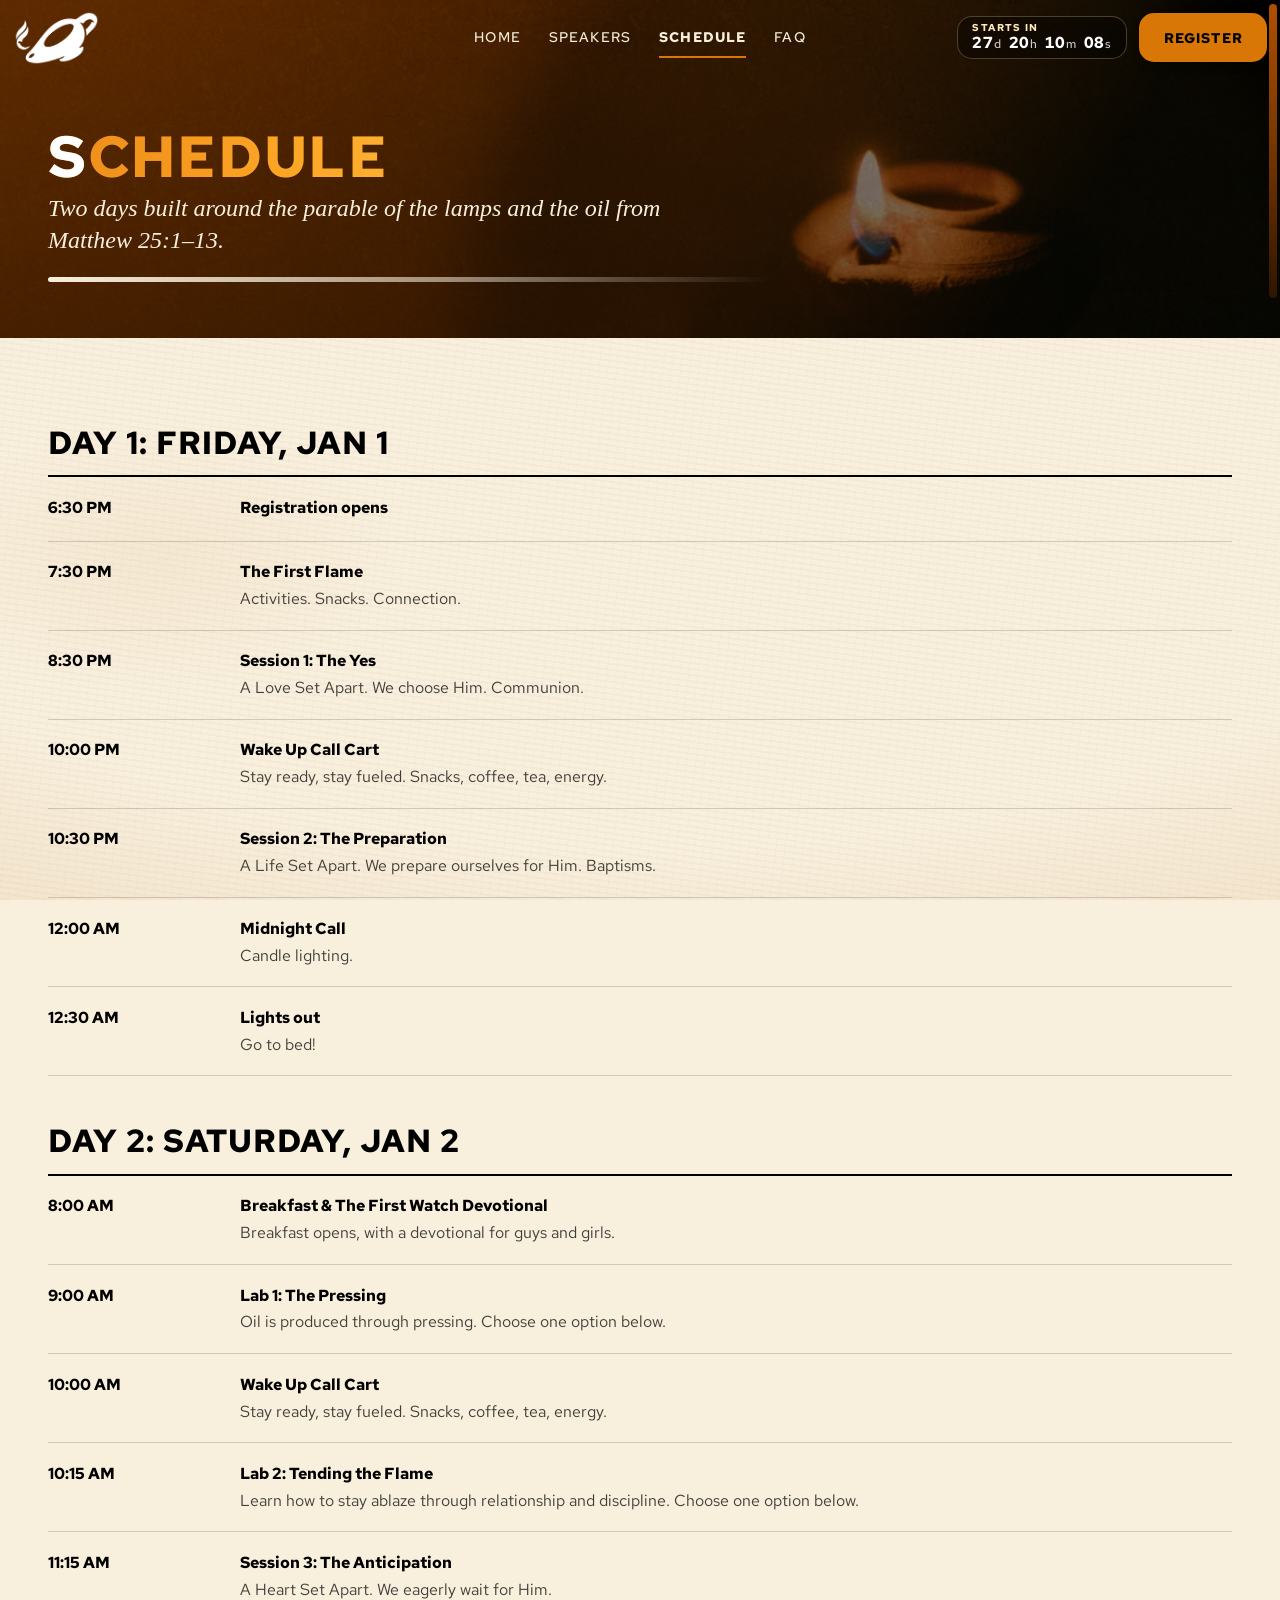
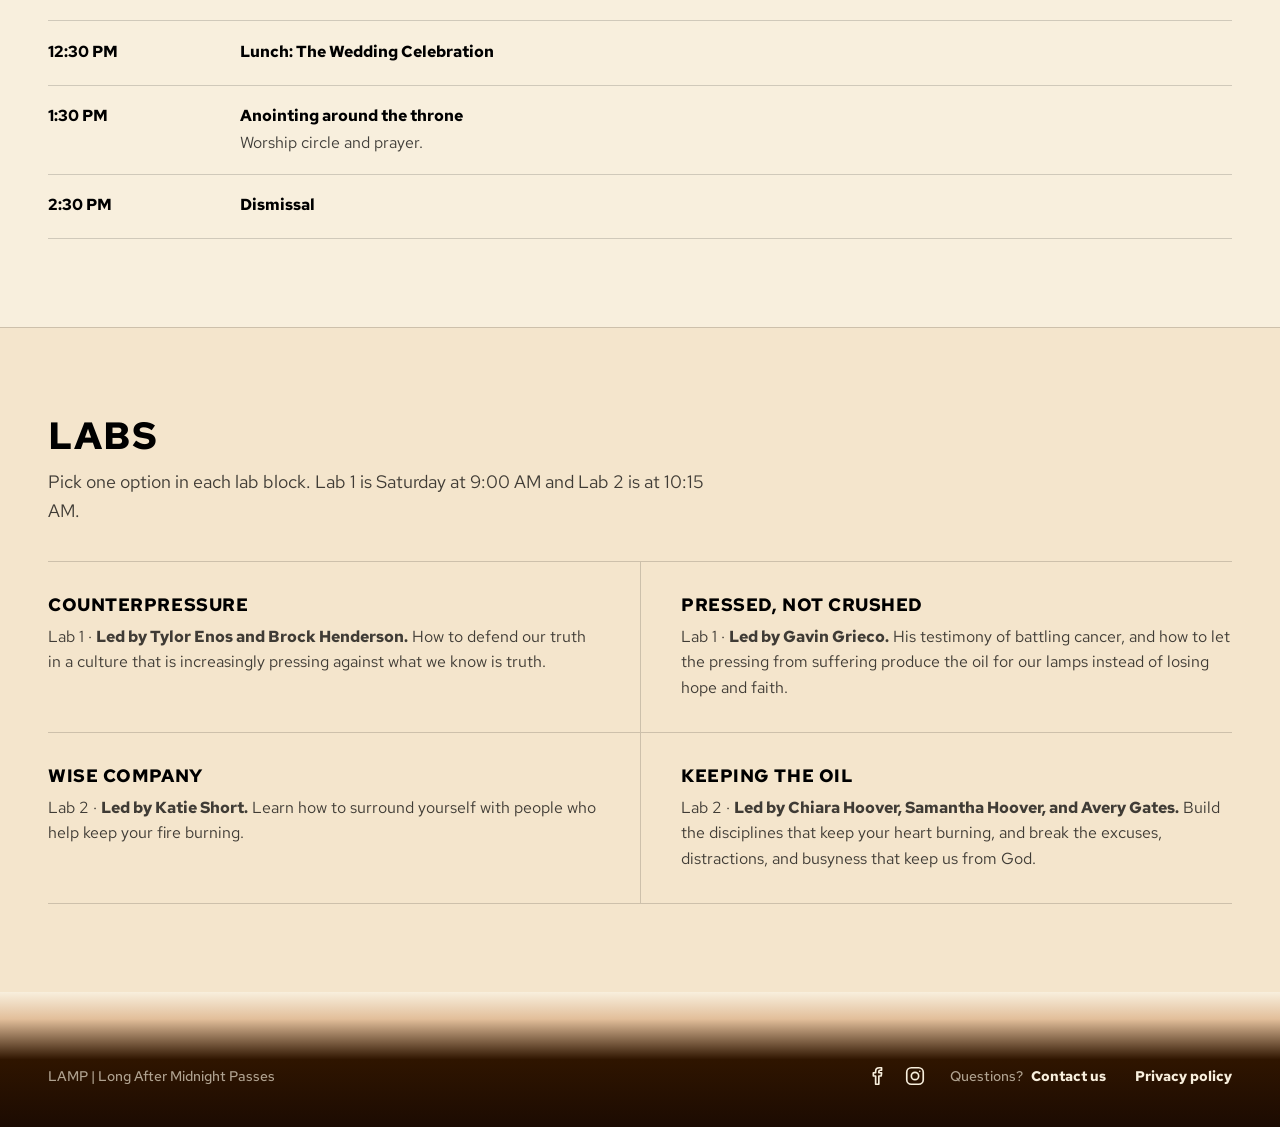
<file: schedule.html>
<!doctype html>
<html lang="en">
<head>
  <meta charset="utf-8">
  <meta name="viewport" content="width=device-width, initial-scale=1">
  <meta name="color-scheme" content="light">
  <meta name="theme-color" content="#f8efdd">
  <link rel="icon" type="image/png" href="assets\logos\website-icon-white.png">
  <title>Schedule | LAMP</title>
  <meta name="description" content="Schedule, sessions and labs for LAMP.">
  <link rel="preconnect" href="https://fonts.googleapis.com">
  <link rel="preconnect" href="https://fonts.gstatic.com" crossorigin>
  <link rel="stylesheet" href="https://fonts.googleapis.com/css2?family=IM+Fell+English:ital@1&family=Red+Hat+Text:wght@300;400;500;700&display=swap">
  <link rel="stylesheet" href="css/styles.css?v=60">
</head>
<body class="photo-top">
  <header class="site-header">
    <div class="wrap">
      <a class="brand" href="index.html"><img src="assets\logos\website-icon-white.png" alt="LAMP home" width="145" height="94"></a>
      <nav class="nav" aria-label="Main"><a href="index.html">Home</a><a href="speakers.html">Speakers</a><a href="schedule.html" aria-current="page">Schedule</a><a href="faq.html">FAQ</a><a class="cta" href="register.html">Register</a></nav>
    </div>
  </header>
  <main id="main">

    <div class="page-head"><div class="wrap">
      <h1><b>S</b>chedule</h1>
      <p>Two days built around the parable of the lamps and the oil from Matthew 25:1&ndash;13.</p>
    </div></div>
    <section class="section">
      <div class="wrap">
        <div class="day"><h2>Day 1: Friday, Jan 1</h2><ul class="slots"><li data-start="2027-01-01T18:30:00-05:00"><time>6:30 PM</time><span class="what">Registration opens</span><span class="desc"></span></li><li data-start="2027-01-01T19:30:00-05:00"><time>7:30 PM</time><span class="what">The First Flame</span><span class="desc">Activities. Snacks. Connection.</span></li><li data-start="2027-01-01T20:30:00-05:00"><time>8:30 PM</time><span class="what">Session 1: The Yes</span><span class="desc">A Love Set Apart. We choose Him. Communion.</span></li><li data-start="2027-01-01T22:00:00-05:00"><time>10:00 PM</time><span class="what">Wake Up Call Cart</span><span class="desc">Stay ready, stay fueled. Snacks, coffee, tea, energy.</span></li><li data-start="2027-01-01T22:30:00-05:00"><time>10:30 PM</time><span class="what">Session 2: The Preparation</span><span class="desc">A Life Set Apart. We prepare ourselves for Him. Baptisms.</span></li><li data-start="2027-01-02T00:00:00-05:00"><time>12:00 AM</time><span class="what">Midnight Call</span><span class="desc">Candle lighting.</span></li><li data-start="2027-01-02T00:30:00-05:00"><time>12:30 AM</time><span class="what">Lights out</span><span class="desc">Go to bed!</span></li></ul></div>
        <div class="day"><h2>Day 2: Saturday, Jan 2</h2><ul class="slots"><li data-start="2027-01-02T08:00:00-05:00"><time>8:00 AM</time><span class="what">Breakfast &amp; The First Watch Devotional</span><span class="desc">Breakfast opens, with a devotional for guys and girls.</span></li><li data-start="2027-01-02T09:00:00-05:00"><time>9:00 AM</time><span class="what">Lab 1: The Pressing</span><span class="desc">Oil is produced through pressing. Choose one option below.</span></li><li data-start="2027-01-02T10:00:00-05:00"><time>10:00 AM</time><span class="what">Wake Up Call Cart</span><span class="desc">Stay ready, stay fueled. Snacks, coffee, tea, energy.</span></li><li data-start="2027-01-02T10:15:00-05:00"><time>10:15 AM</time><span class="what">Lab 2: Tending the Flame</span><span class="desc">Learn how to stay ablaze through relationship and discipline. Choose one option below.</span></li><li data-start="2027-01-02T11:15:00-05:00"><time>11:15 AM</time><span class="what">Session 3: The Anticipation</span><span class="desc">A Heart Set Apart. We eagerly wait for Him.</span></li><li data-start="2027-01-02T12:30:00-05:00"><time>12:30 PM</time><span class="what">Lunch: The Wedding Celebration</span><span class="desc"></span></li><li data-start="2027-01-02T13:30:00-05:00"><time>1:30 PM</time><span class="what">Anointing around the throne</span><span class="desc">Worship circle and prayer.</span></li><li data-start="2027-01-02T14:30:00-05:00"><time>2:30 PM</time><span class="what">Dismissal</span><span class="desc"></span></li></ul></div>
      </div>
    </section>
    <section class="section alt">
      <div class="wrap">
        <h2>Labs</h2>
        <p class="lead">Pick one option in each lab block. Lab 1 is Saturday at 9:00 AM and Lab 2 is at 10:15 AM.</p>
        <div class="grid two"><div class="card"><h3>Counterpressure</h3><p>Lab 1 &middot; <strong>Led by Tylor Enos and Brock Henderson.</strong> How to defend our truth in a culture that is increasingly pressing against what we know is truth.</p></div><div class="card"><h3>Pressed, Not Crushed</h3><p>Lab 1 &middot; <strong>Led by Gavin Grieco.</strong> His testimony of battling cancer, and how to let the pressing from suffering produce the oil for our lamps instead of losing hope and faith.</p></div><div class="card"><h3>Wise Company</h3><p>Lab 2 &middot; <strong>Led by Katie Short.</strong> Learn how to surround yourself with people who help keep your fire burning.</p></div><div class="card"><h3>Keeping the Oil</h3><p>Lab 2 &middot; <strong>Led by Chiara Hoover, Samantha Hoover, and Avery Gates.</strong> Build the disciplines that keep your heart burning, and break the excuses, distractions, and busyness that keep us from God.</p></div></div>
      </div>
    </section>
  </main>
  <footer class="site-footer">
    <div class="wrap">
      <span>LAMP | Long After Midnight Passes</span>
      <span class="footer-links"><span class="social"><a href="https://www.facebook.com/share/1FibJCZPeU/" target="_blank" rel="noopener" aria-label="LAMP on Facebook" title="Facebook"><svg viewBox="0 0 24 24" width="22" height="22" fill="none" stroke="currentColor" stroke-width="1.8" stroke-linecap="round" stroke-linejoin="round" aria-hidden="true"><path d="M14 8.5V7c0-.8.5-1.3 1.4-1.3H17V3h-2.4C11.9 3 10.5 4.6 10.5 6.8v1.7H8V12h2.5v9H14v-9h2.6l.4-3.5z"/></svg></a><a href="https://www.instagram.com/lampconference" target="_blank" rel="noopener" aria-label="LAMP on Instagram" title="Instagram"><svg viewBox="0 0 24 24" width="22" height="22" fill="none" stroke="currentColor" stroke-width="1.8" stroke-linecap="round" stroke-linejoin="round" aria-hidden="true"><rect x="3" y="3" width="18" height="18" rx="5"/><circle cx="12" cy="12" r="4"/><circle cx="17.2" cy="6.8" r=".9" fill="currentColor" stroke="none"/></svg></a></span><span>Questions? <a href="faq.html#contact">Contact us</a></span><a href="privacy.html">Privacy policy</a></span>
    </div>
  </footer>
<nav class="tabbar" aria-label="Quick links"><a href="index.html"><svg viewBox="0 0 24 24" width="24" height="24" fill="none" stroke="currentColor" stroke-width="2" stroke-linecap="round" stroke-linejoin="round" aria-hidden="true"><path d="M3 11l9-8 9 8M5 10v10h14V10"/></svg><span>Home</span></a><a href="speakers.html"><svg viewBox="0 0 24 24" width="24" height="24" fill="none" stroke="currentColor" stroke-width="2" stroke-linecap="round" stroke-linejoin="round" aria-hidden="true"><circle cx="12" cy="8" r="4"/><path d="M4 21c0-4 4-6 8-6s8 2 8 6"/></svg><span>Speakers</span></a><a href="schedule.html" aria-current="page"><svg viewBox="0 0 24 24" width="24" height="24" fill="none" stroke="currentColor" stroke-width="2" stroke-linecap="round" stroke-linejoin="round" aria-hidden="true"><rect x="3" y="5" width="18" height="16" rx="3"/><path d="M3 10h18M8 3v4M16 3v4"/></svg><span>Schedule</span></a><a href="faq.html"><svg viewBox="0 0 24 24" width="24" height="24" fill="none" stroke="currentColor" stroke-width="2" stroke-linecap="round" stroke-linejoin="round" aria-hidden="true"><circle cx="12" cy="12" r="9"/><path d="M9.5 9.5a2.5 2.5 0 115 .5c0 1.5-2.5 2-2.5 3.5M12 17v.01"/></svg><span>FAQ</span></a></nav>
  <script>
    /* The header is see-through over the photo at the top of the page, so header and top section share one background.
       Once you scroll past the photo, the header gets its own background back so the menu stays readable. */
    (function () {
      document.documentElement.classList.add("js");
      var header = document.querySelector(".site-header"), top = document.querySelector(".hero, .page-head");
      if (!header || !top) return;
      function update() { header.classList.toggle("is-solid", window.scrollY > top.offsetHeight - header.offsetHeight); }
      window.addEventListener("scroll", update, { passive: true });
      window.addEventListener("resize", update);
      update();
    })();
  </script>
  <script src="js/countdown.js"></script>
  <script src="js/effects.js"></script>
  <script src="js/scrollbar.js"></script>
  <script src="js/buttons.js"></script>
</body>
</html>
</file>
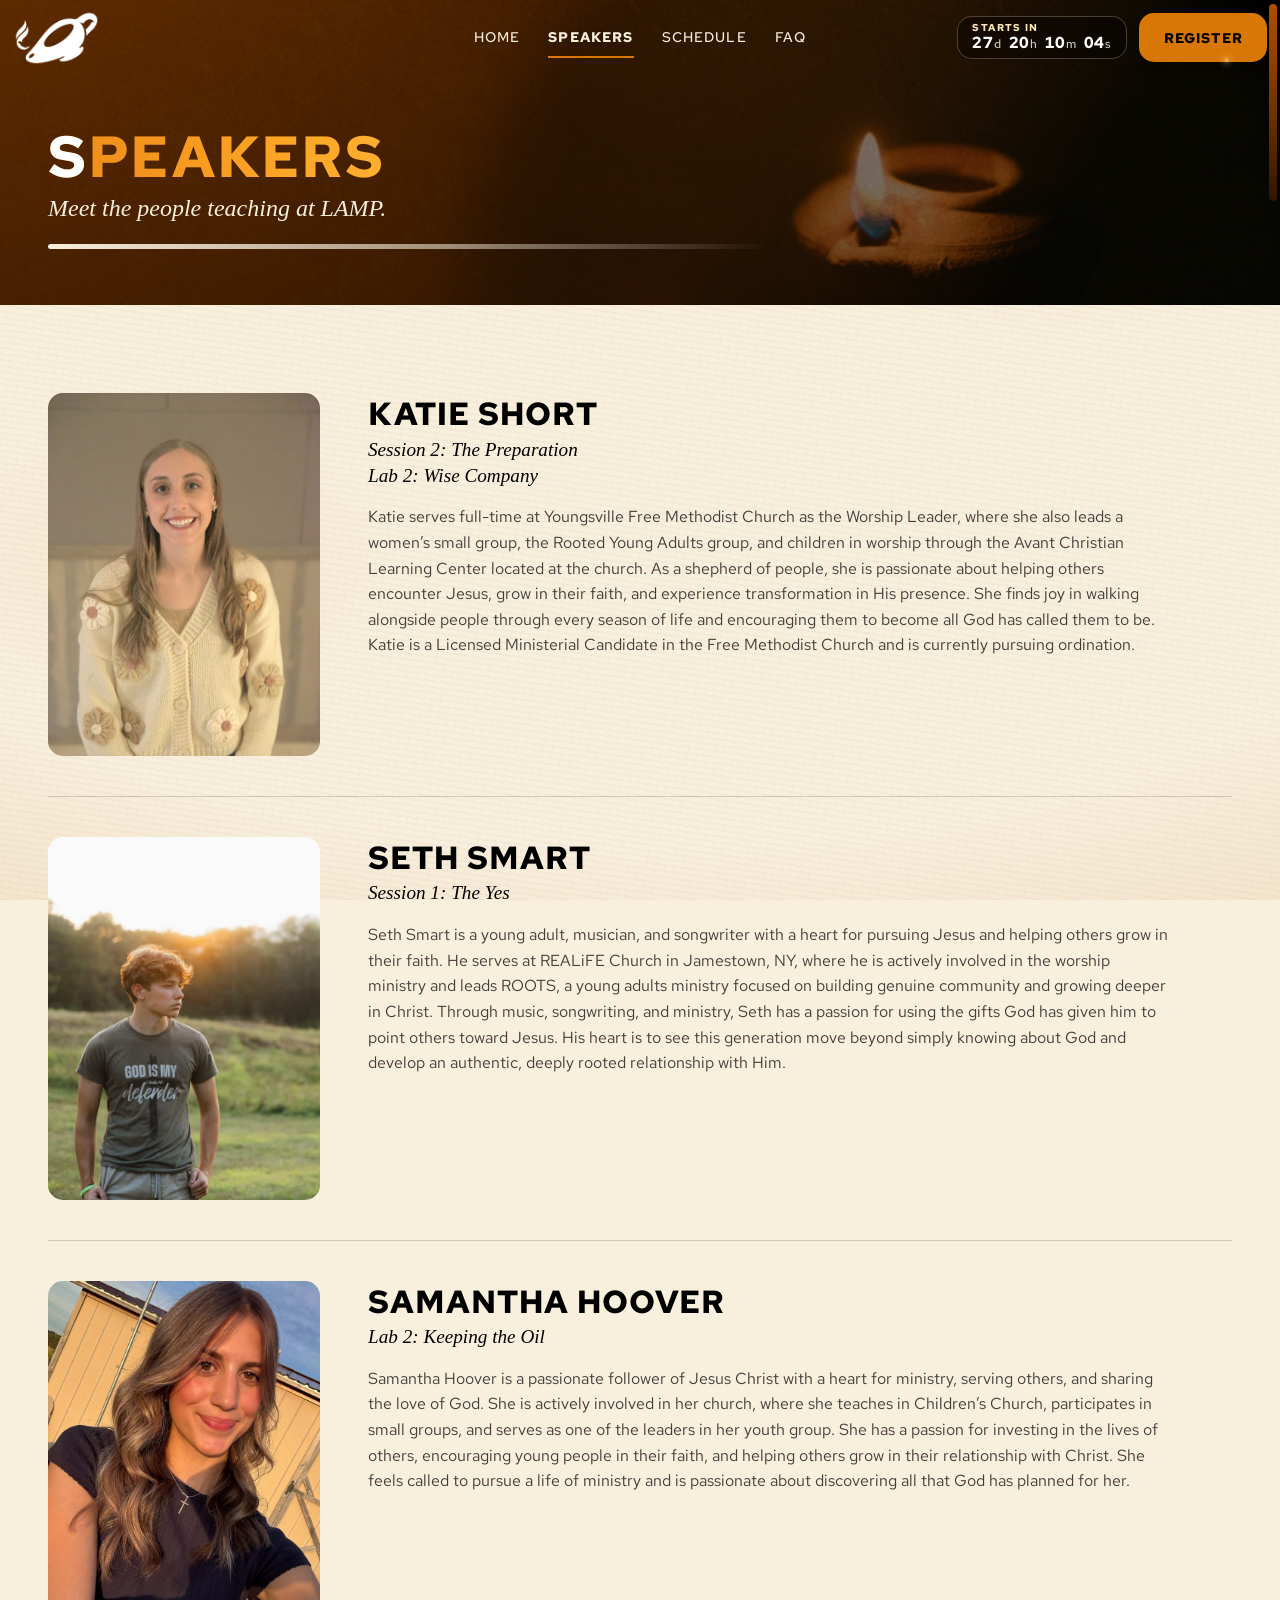
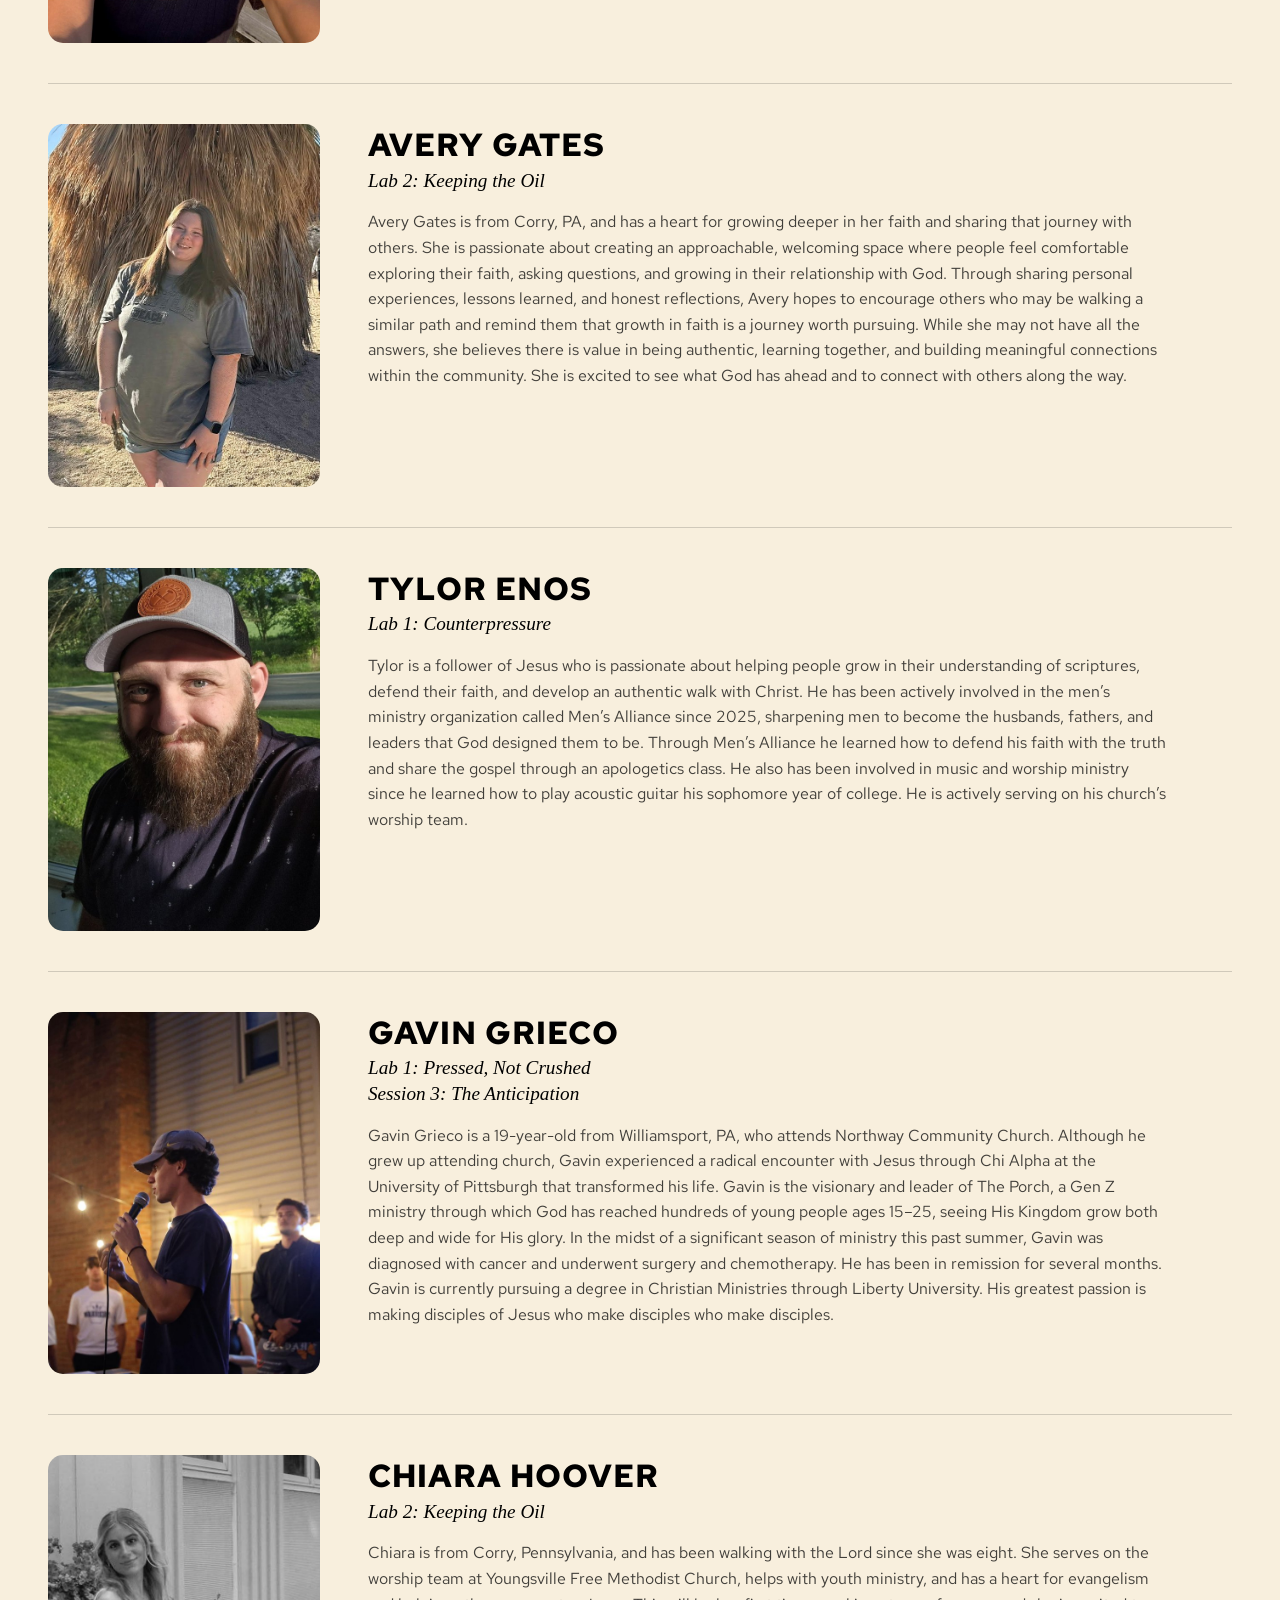
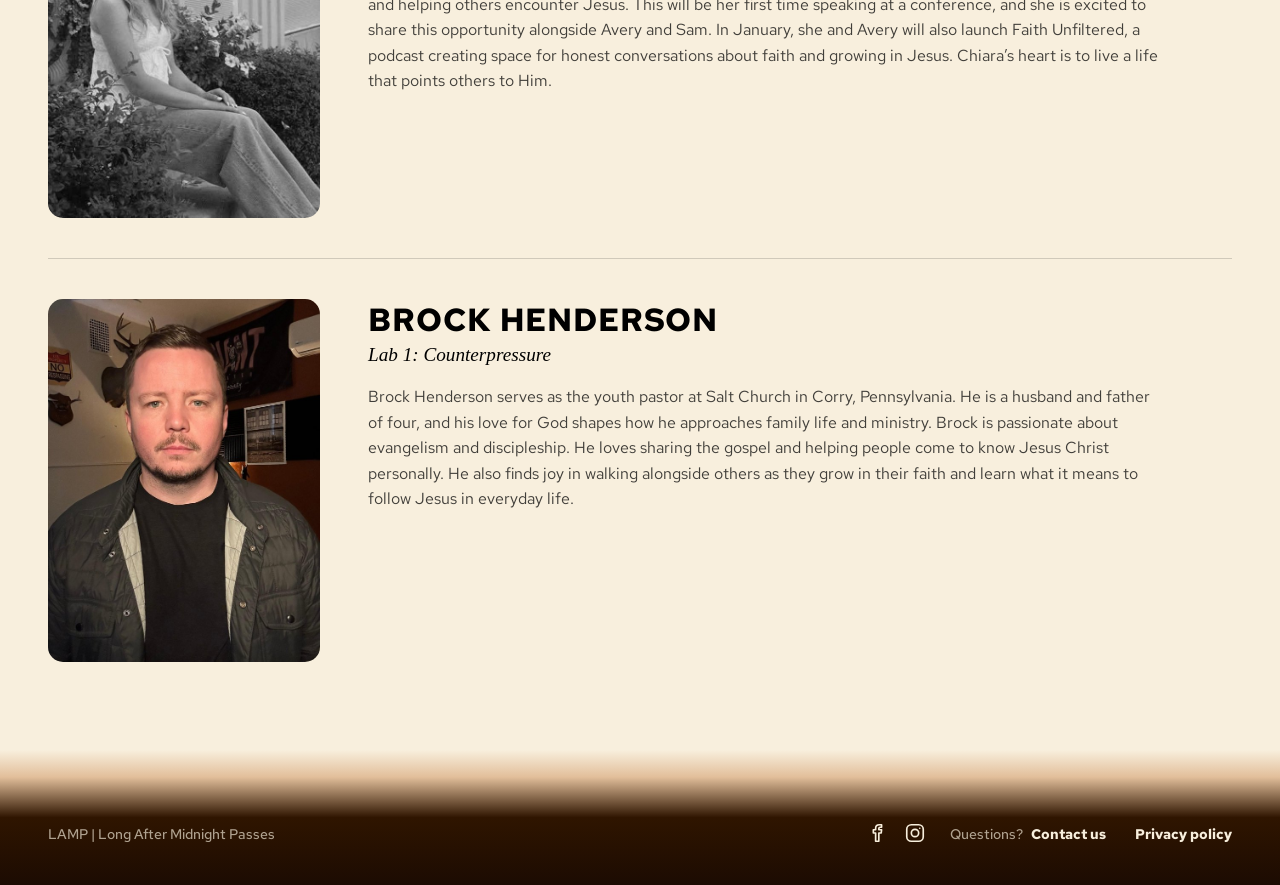
<file: speakers.html>
<!doctype html>
<html lang="en">
<head>
  <meta charset="utf-8">
  <meta name="viewport" content="width=device-width, initial-scale=1">
  <meta name="color-scheme" content="light">
  <meta name="theme-color" content="#f8efdd">
  <link rel="icon" type="image/png" href="assets\logos\website-icon-white.png">
  <title>Speakers | LAMP</title>
  <meta name="description" content="Speaker bios for LAMP.">
  <link rel="preconnect" href="https://fonts.googleapis.com">
  <link rel="preconnect" href="https://fonts.gstatic.com" crossorigin>
  <link rel="stylesheet" href="https://fonts.googleapis.com/css2?family=IM+Fell+English:ital@1&family=Red+Hat+Text:wght@300;400;500;700&display=swap">
  <link rel="stylesheet" href="css/styles.css?v=60">
</head>
<body class="photo-top">
  <header class="site-header">
    <div class="wrap">
      <a class="brand" href="index.html"><img src="assets\logos\website-icon-white.png" alt="LAMP home" width="145" height="94"></a>
      <nav class="nav" aria-label="Main"><a href="index.html">Home</a><a href="speakers.html" aria-current="page">Speakers</a><a href="schedule.html">Schedule</a><a href="faq.html">FAQ</a><a class="cta" href="register.html">Register</a></nav>
    </div>
  </header>
  <main id="main">

    <div class="page-head"><div class="wrap">
      <h1><b>S</b>peakers</h1>
      <p>Meet the people teaching at LAMP.</p>
    </div></div>
    <section class="section">
      <div class="wrap">
        <article class="card speaker" id="katie">
          <img class="photo" src="assets/speakers/katie.jpg" alt="Portrait of Katie Short" width="480" height="640" loading="lazy">
          <div>
            <h2>Katie Short</h2>
            <p class="role">Session 2: The Preparation<br>Lab 2: Wise Company</p>
            <p>Katie serves full-time at Youngsville Free Methodist Church as the Worship Leader, where she also leads a women&rsquo;s small group, the Rooted Young Adults group, and children in worship through the Avant Christian Learning Center located at the church. As a shepherd of people, she is passionate about helping others encounter Jesus, grow in their faith, and experience transformation in His presence. She finds joy in walking alongside people through every season of life and encouraging them to become all God has called them to be. Katie is a Licensed Ministerial Candidate in the Free Methodist Church and is currently pursuing ordination.</p>
          </div>
        </article>
        <article class="card speaker" id="seth">
          <img class="photo" src="assets/speakers/seth.jpg" alt="Portrait of Seth Smart" width="480" height="640" loading="lazy">
          <div>
            <h2>Seth Smart</h2>
            <p class="role">Session 1: The Yes</p>
            <p>Seth Smart is a young adult, musician, and songwriter with a heart for pursuing Jesus and helping others grow in their faith. He serves at REALiFE Church in Jamestown, NY, where he is actively involved in the worship ministry and leads ROOTS, a young adults ministry focused on building genuine community and growing deeper in Christ. Through music, songwriting, and ministry, Seth has a passion for using the gifts God has given him to point others toward Jesus. His heart is to see this generation move beyond simply knowing about God and develop an authentic, deeply rooted relationship with Him.</p>
          </div>
        </article>
        <article class="card speaker" id="samantha">
          <img class="photo" src="assets/speakers/samantha.jpg" alt="Portrait of Samantha Hoover" width="480" height="640" loading="lazy">
          <div>
            <h2>Samantha Hoover</h2>
            <p class="role">Lab 2: Keeping the Oil</p>
            <p>Samantha Hoover is a passionate follower of Jesus Christ with a heart for ministry, serving others, and sharing the love of God. She is actively involved in her church, where she teaches in Children&rsquo;s Church, participates in small groups, and serves as one of the leaders in her youth group. She has a passion for investing in the lives of others, encouraging young people in their faith, and helping others grow in their relationship with Christ. She feels called to pursue a life of ministry and is passionate about discovering all that God has planned for her.</p>
          </div>
        </article>
        <article class="card speaker" id="avery">
          <img class="photo" src="assets/speakers/avery.jpg?v=3" alt="Portrait of Avery Gates" width="480" height="640" loading="lazy">
          <div>
            <h2>Avery Gates</h2>
            <p class="role">Lab 2: Keeping the Oil</p>
            <p>Avery Gates is from Corry, PA, and has a heart for growing deeper in her faith and sharing that journey with others. She is passionate about creating an approachable, welcoming space where people feel comfortable exploring their faith, asking questions, and growing in their relationship with God. Through sharing personal experiences, lessons learned, and honest reflections, Avery hopes to encourage others who may be walking a similar path and remind them that growth in faith is a journey worth pursuing. While she may not have all the answers, she believes there is value in being authentic, learning together, and building meaningful connections within the community. She is excited to see what God has ahead and to connect with others along the way.</p>
          </div>
        </article>
        <article class="card speaker" id="tylor">
          <img class="photo" src="assets/speakers/tylor.jpg" alt="Portrait of Tylor Enos" width="480" height="640" loading="lazy">
          <div>
            <h2>Tylor Enos</h2>
            <p class="role">Lab 1: Counterpressure</p>
            <p>Tylor is a follower of Jesus who is passionate about helping people grow in their understanding of scriptures, defend their faith, and develop an authentic walk with Christ. He has been actively involved in the men&rsquo;s ministry organization called Men&rsquo;s Alliance since 2025, sharpening men to become the husbands, fathers, and leaders that God designed them to be. Through Men&rsquo;s Alliance he learned how to defend his faith with the truth and share the gospel through an apologetics class. He also has been involved in music and worship ministry since he learned how to play acoustic guitar his sophomore year of college. He is actively serving on his church&rsquo;s worship team.</p>
          </div>
        </article>
        <article class="card speaker" id="gavin">
          <img class="photo" src="assets/speakers/gavin.jpg" alt="Portrait of Gavin Grieco" width="480" height="640" loading="lazy">
          <div>
            <h2>Gavin Grieco</h2>
            <p class="role">Lab 1: Pressed, Not Crushed<br>Session 3: The Anticipation</p>
            <p>Gavin Grieco is a 19-year-old from Williamsport, PA, who attends Northway Community Church. Although he grew up attending church, Gavin experienced a radical encounter with Jesus through Chi Alpha at the University of Pittsburgh that transformed his life. Gavin is the visionary and leader of The Porch, a Gen Z ministry through which God has reached hundreds of young people ages 15&ndash;25, seeing His Kingdom grow both deep and wide for His glory. In the midst of a significant season of ministry this past summer, Gavin was diagnosed with cancer and underwent surgery and chemotherapy. He has been in remission for several months. Gavin is currently pursuing a degree in Christian Ministries through Liberty University. His greatest passion is making disciples of Jesus who make disciples who make disciples.</p>
          </div>
        </article>
        <article class="card speaker" id="chiara">
          <img class="photo" src="assets/speakers/chiara.jpg" alt="Portrait of Chiara Hoover" width="480" height="640" loading="lazy">
          <div>
            <h2>Chiara Hoover</h2>
            <p class="role">Lab 2: Keeping the Oil</p>
            <p>Chiara is from Corry, Pennsylvania, and has been walking with the Lord since she was eight. She serves on the worship team at Youngsville Free Methodist Church, helps with youth ministry, and has a heart for evangelism and helping others encounter Jesus. This will be her first time speaking at a conference, and she is excited to share this opportunity alongside Avery and Sam. In January, she and Avery will also launch Faith Unfiltered, a podcast creating space for honest conversations about faith and growing in Jesus. Chiara&rsquo;s heart is to live a life that points others to Him.</p>
          </div>
        </article>
        <article class="card speaker" id="brock">
          <img class="photo" src="assets/speakers/brock.jpg" alt="Portrait of Brock Henderson" width="480" height="640" loading="lazy">
          <div>
            <h2>Brock Henderson</h2>
            <p class="role">Lab 1: Counterpressure</p>
            <p>Brock Henderson serves as the youth pastor at Salt Church in Corry, Pennsylvania. He is a husband and father of four, and his love for God shapes how he approaches family life and ministry. Brock is passionate about evangelism and discipleship. He loves sharing the gospel and helping people come to know Jesus Christ personally. He also finds joy in walking alongside others as they grow in their faith and learn what it means to follow Jesus in everyday life.</p>
          </div>
        </article>
      </div>
    </section>
  </main>
  <footer class="site-footer">
    <div class="wrap">
      <span>LAMP | Long After Midnight Passes</span>
      <span class="footer-links"><span class="social"><a href="https://www.facebook.com/share/1FibJCZPeU/" target="_blank" rel="noopener" aria-label="LAMP on Facebook" title="Facebook"><svg viewBox="0 0 24 24" width="22" height="22" fill="none" stroke="currentColor" stroke-width="1.8" stroke-linecap="round" stroke-linejoin="round" aria-hidden="true"><path d="M14 8.5V7c0-.8.5-1.3 1.4-1.3H17V3h-2.4C11.9 3 10.5 4.6 10.5 6.8v1.7H8V12h2.5v9H14v-9h2.6l.4-3.5z"/></svg></a><a href="https://www.instagram.com/lampconference" target="_blank" rel="noopener" aria-label="LAMP on Instagram" title="Instagram"><svg viewBox="0 0 24 24" width="22" height="22" fill="none" stroke="currentColor" stroke-width="1.8" stroke-linecap="round" stroke-linejoin="round" aria-hidden="true"><rect x="3" y="3" width="18" height="18" rx="5"/><circle cx="12" cy="12" r="4"/><circle cx="17.2" cy="6.8" r=".9" fill="currentColor" stroke="none"/></svg></a></span><span>Questions? <a href="faq.html#contact">Contact us</a></span><a href="privacy.html">Privacy policy</a></span>
    </div>
  </footer>
<nav class="tabbar" aria-label="Quick links"><a href="index.html"><svg viewBox="0 0 24 24" width="24" height="24" fill="none" stroke="currentColor" stroke-width="2" stroke-linecap="round" stroke-linejoin="round" aria-hidden="true"><path d="M3 11l9-8 9 8M5 10v10h14V10"/></svg><span>Home</span></a><a href="speakers.html" aria-current="page"><svg viewBox="0 0 24 24" width="24" height="24" fill="none" stroke="currentColor" stroke-width="2" stroke-linecap="round" stroke-linejoin="round" aria-hidden="true"><circle cx="12" cy="8" r="4"/><path d="M4 21c0-4 4-6 8-6s8 2 8 6"/></svg><span>Speakers</span></a><a href="schedule.html"><svg viewBox="0 0 24 24" width="24" height="24" fill="none" stroke="currentColor" stroke-width="2" stroke-linecap="round" stroke-linejoin="round" aria-hidden="true"><rect x="3" y="5" width="18" height="16" rx="3"/><path d="M3 10h18M8 3v4M16 3v4"/></svg><span>Schedule</span></a><a href="faq.html"><svg viewBox="0 0 24 24" width="24" height="24" fill="none" stroke="currentColor" stroke-width="2" stroke-linecap="round" stroke-linejoin="round" aria-hidden="true"><circle cx="12" cy="12" r="9"/><path d="M9.5 9.5a2.5 2.5 0 115 .5c0 1.5-2.5 2-2.5 3.5M12 17v.01"/></svg><span>FAQ</span></a></nav>
  <script>
    /* The header is see-through over the photo at the top of the page, so header and top section share one background.
       Once you scroll past the photo, the header gets its own background back so the menu stays readable. */
    (function () {
      document.documentElement.classList.add("js");
      var header = document.querySelector(".site-header"), top = document.querySelector(".hero, .page-head");
      if (!header || !top) return;
      function update() { header.classList.toggle("is-solid", window.scrollY > top.offsetHeight - header.offsetHeight); }
      window.addEventListener("scroll", update, { passive: true });
      window.addEventListener("resize", update);
      update();
    })();
  </script>
  <script src="js/countdown.js"></script>
  <script src="js/effects.js"></script>
  <script src="js/scrollbar.js"></script>
  <script src="js/buttons.js"></script>
</body>
</html>
</file>
<file: css/styles.css>
/* LAMP: official brand colors (black, white, orange #E46600) on an old-world parchment background.
   Layout: full-width sections separated by thin divider lines; square corners (no rounded boxes).
   Fonts: Red Hat Text for everything; IM Fell English (italic) as the secondary accent font.
   Used by every page, including privacy.html. */
:root {
  color-scheme: light;
  --parchment: #f8efdd;                       /* base parchment color */
  --ink: #000000;
  --white: #ffffff;
  --orange: #D97706;                          /* official orange. With black text: 6.2:1. As text on parchment only at 24px+ */
  --soft: rgba(0, 0, 0, .74);                 /* secondary text */
  --rule: rgba(0, 0, 0, .16);                 /* divider lines */
  --band: rgba(196, 120, 40, .09);            /* slightly deeper parchment for alternate bands (texture shows through) */
  --glow: radial-gradient(130% 160% at 100% 0%, #ff9844 0%, #ff7c11 6%, #c65a01 24%, #954300 40%, #682f00 58%, #251101 78%, #000 100%);
  --max: 80rem;
  --gutter: clamp(16px, 4vw, 48px);
  --space: clamp(3rem, 7vw, 5.5rem);          /* vertical padding inside each section */
  --sans: "Red Hat Text", system-ui, -apple-system, "Segoe UI", Roboto, sans-serif;
  --serif: "IM Fell English", Georgia, "Times New Roman", serif;
}

* { box-sizing: border-box; }
html { scroll-behavior: smooth; background: var(--parchment); }

/* Old-world parchment: warm ivory, faint fibers, soft amber stains and darker edges. Pure CSS, no image file. */
body {
  margin: 0; color: var(--ink);
  font: 400 1rem/1.6 var(--sans);
  -webkit-text-size-adjust: 100%; overflow-x: hidden;
  background-color: var(--parchment);
  background-image:
    radial-gradient(120% 90% at 50% 40%, rgba(248, 239, 221, 0) 60%, rgba(196, 128, 52, .20) 100%),
    radial-gradient(35% 28% at 82% 18%, rgba(196, 120, 40, .07), transparent 70%),
    radial-gradient(28% 22% at 12% 62%, rgba(196, 120, 40, .06), transparent 70%),
    repeating-linear-gradient(8deg, rgba(120, 70, 20, .03) 0 2px, transparent 2px 6px),
    repeating-linear-gradient(97deg, rgba(120, 70, 20, .02) 0 1px, transparent 1px 9px);
}
@media (hover: hover) { body { background-attachment: fixed; } }

/* Scrollbar: minimal, rounded, dark-orange gradient. On computers js/scrollbar.js draws it floating over the page
   (transparent background) and the browser's own bar is hidden. Without that script, the browser bar below is styled instead.
   Phones keep their own thin overlay scrollbars. */
.lamp-scroll { scrollbar-width: none; }
.lamp-scroll::-webkit-scrollbar { display: none; }
.lamp-scrollbar {
  position: fixed; top: 4px; right: 3px; bottom: 4px; width: 8px; z-index: 70;
  opacity: .55; transition: opacity .3s, width .2s;
}
.lamp-scrollbar.is-active, .lamp-scrollbar:hover { opacity: 1; }
.lamp-scrollbar:hover, .lamp-scrollbar.is-dragging { width: 11px; }
.lamp-scrollbar-thumb {
  width: 100%; border-radius: 999px; cursor: grab;
  background: linear-gradient(180deg, #AF4F00 0%, #6F3200 55%, #2F1500 100%);
}
.lamp-scrollbar.is-dragging .lamp-scrollbar-thumb { cursor: grabbing; }

/* Fallback (no JavaScript): the browser's own bar, same look */
::-webkit-scrollbar { width: 10px; height: 10px; }
::-webkit-scrollbar-track { background: transparent; }
::-webkit-scrollbar-thumb {
  background: linear-gradient(180deg, #AF4F00 0%, #6F3200 55%, #2F1500 100%); border-radius: 999px;
  border: 2px solid transparent; background-clip: padding-box;
}
::-webkit-scrollbar-corner { background: transparent; }
@supports not selector(::-webkit-scrollbar) {
  html:not(.lamp-scroll) { scrollbar-width: thin; scrollbar-color: #6F3200 transparent; }
}
@media (prefers-reduced-motion: reduce) { .lamp-scrollbar { transition: none; } }

img { max-width: 100%; height: auto; display: block; }
a { color: var(--ink); text-decoration-color: var(--orange); text-decoration-thickness: 2px; text-underline-offset: 3px; }
a:hover { text-decoration-color: var(--ink); }
:focus-visible { outline: 3px solid var(--orange); outline-offset: 3px; }

/* Brand type: titles bold caps, secondary info light caps, body regular. Accent words use IM Fell English italic. */
h1, h2, h3 { font-weight: 700; text-transform: uppercase; letter-spacing: .03em; }
h1 em, h2 em, .accent {
  font-family: var(--serif); font-style: italic; font-weight: 400;
  text-transform: none; letter-spacing: 0; color: var(--orange);
}

.skip {
  position: absolute; left: -999px; top: 0; background: var(--orange); color: #000;
  padding: .6rem 1rem; z-index: 100; font-weight: 700;
}
.skip:focus { left: 0; }

/* One content width for every section; backgrounds and dividers run edge to edge */
.wrap { width: 100%; max-width: var(--max); margin: 0 auto; padding: 0 var(--gutter); }

/* Header: full-width bar with a divider underneath. It stays pinned to the top while the page scrolls. */
.site-header {
  position: sticky; top: 0; z-index: 50;
  background:
  radial-gradient(30% 55% at 100% 0%, rgba(255,166,92,.45) 0%, rgba(255,140,60,.15) 45%, rgba(255,140,60,0) 75%),
  linear-gradient(74deg, #000000 8%, #2F1500 22%, #6F3200 42%, #AF4F00 62%, #E46600 82%, #F07000 100%);
  -webkit-backdrop-filter: blur(8px); backdrop-filter: blur(8px);
 
}
.site-header .wrap {
  display: flex; flex-wrap: wrap; align-items: center; justify-content: space-between;
  gap: .5rem 1.5rem; padding-top: .6rem; padding-bottom: .6rem;
}
.brand { display: flex; align-items: center; text-decoration: none; }
.brand img { height: 56px; width: auto; color: var(--par); }
.nav { display: flex; flex-wrap: wrap; gap: .25rem 1.75rem; align-items: center; }
.nav a {
  color: var(--parchment); text-decoration: none; padding: .5rem 0;
  font-size: .9rem; font-weight: 500; letter-spacing: .08em; text-transform: uppercase;
  border-bottom: 2px solid transparent;
}
.nav a:hover { border-bottom-color: #ffe7b6; }
.nav a[aria-current="page"] { font-weight: 700; border-bottom-color: var(--orange); }
.nav a.cta {
  background: var(--orange); color: #000; font-weight: 700; padding: .7rem 1.4rem;
  border: 2px solid var(--orange); margin-left: .25rem; border-radius: 15px;
  box-shadow: 0 0 0 1px rgba(0, 0, 0, .35), 0 2px 10px rgba(0, 0, 0, .3);   /* keeps the orange crisp on the orange header */
}
.nav a.cta:hover { background: #000; border-color: var(--orange); color: #fff; }

/* Header layout on tablets and computers: logo on the left, page links centered, Register on the right */
@media (min-width: 40.01rem) {
  .site-header .wrap { display: grid; grid-template-columns: 1fr repeat(4, auto) 1fr; column-gap: 1.75rem; align-items: center; }
  .site-header .nav { display: contents; }
  /* the header bar spans the full screen width, so the logo and Register sit close to the screen edges */
  .site-header .wrap { max-width: none; padding-left: clamp(10px, 1vw, 16px); padding-right: clamp(10px, 1vw, 16px); }
  .site-header .brand { grid-column: 1; justify-self: start; }
  .site-header .nav a.cta { grid-column: 6; justify-self: end; margin-left: 0; }
}

/* Every block on the page is a full-width band; a thin line divides one from the next */
main > * + * { border-top: 1px solid var(--rule); }

/* Home hero: text on the left; the right half is a slanted black-to-orange panel with the white LAMP logo
   and a faint, oversized lamp watermark behind it */
.hero {
  background:
  radial-gradient(30% 55% at 100% 0%, rgba(255,166,92,.45) 0%, rgba(255,140,60,.15) 45%, rgba(255,140,60,0) 75%),
  linear-gradient(74deg, #000000 8%, #2F1500 22%, #6F3200 42%, #AF4F00 62%, #E46600 82%, #F07000 100%);
  position: relative; overflow: hidden; isolation: isolate;
}
/* Film grain over the whole hero, letters included (drawn in code, no image file) */
.hero::after {
  content: ""; position: absolute; inset: 0; z-index: 2; pointer-events: none;
  opacity: .25; mix-blend-mode: overlay;
  background-image: url("data:image/svg+xml,%3Csvg xmlns='http://www.w3.org/2000/svg' width='160' height='160'%3E%3Cfilter id='n'%3E%3CfeTurbulence type='fractalNoise' baseFrequency='.9' numOctaves='2' stitchTiles='stitch'/%3E%3C/filter%3E%3Crect width='100%25' height='100%25' filter='url(%23n)'/%3E%3C/svg%3E");
}
.hero .wrap {
  display: flex; flex-wrap: wrap; align-items: center; gap: 2.5rem 4rem;
  padding-top: clamp(3rem, 8vw, 6rem); padding-bottom: clamp(3rem, 8vw, 6rem);
  min-height: clamp(30rem, 44vw, 38rem);
}
.hero-text { flex: 0 1 calc(50% - 3rem); position: relative; z-index: 1; }
.hero-art {
  position: absolute; top: 0; right: 0; bottom: 0; width: 100%; overflow: hidden;
  display: flex; align-items: center; justify-content: center;
  background:
  radial-gradient(30% 55% at 100% 0%, rgba(255,166,92,.45) 0%, rgba(255,140,60,.15) 45%, rgba(255,140,60,0) 75%),
  linear-gradient(74deg, #000000 8%, #2F1500 22%, #6F3200 42%, #AF4F00 62%, #E46600 82%, #F07000 100%);
  padding: 0 clamp(1.5rem, 5vw, 5rem) 0 52%;   /* logo sits in the right half, clear of the title */
}
.hero-art::before {
  content: ""; position: absolute; right: -45%; top: -50%; width: 95%; height: 149%;
  background: url(../assets/brand/lamp-logo-white-cutout.png) no-repeat 0% 50% / auto 100%;
  opacity: .07; pointer-events: none;
}
.hero-art img { position: relative; width: 100%; max-width: 560px; }
@media (max-width: 52rem) {
  .hero .wrap { min-height: 0; padding-top: 0; }
  .hero-text { flex: 1 1 100%; }
  .hero-art {
    position: relative; order: -1; min-height: 15rem;
    margin: 0 calc(-1 * var(--gutter)); width: calc(100% + 2 * var(--gutter));
    clip-path: none; padding: 1.5rem 6%;   /* phones: straight edges, no slant */
    background: transparent;               /* the hero itself carries the gradient */
  }
  .hero-art img { width: 92%; }
}

.eyebrow {
  display: inline-block; margin: 0 0 1rem;
  font-family: var(--serif); font-style: italic; font-size: 1.25rem; color: var(--parchment);
}
.hero h1 { font-size: clamp(2.4rem, 6.5vw, 4.6rem); line-height: 1; letter-spacing: .02em; margin: 0; }

/* Stacked LAMP title: white first letters spell LAMP, the rest of each word glows amber */
.hero h1.lamp-stack {
  font-size: clamp(2.35rem, 5.2vw, 4.6rem); line-height: 1.05; letter-spacing: .01em;
  width: max-content; max-width: 100%;
  background: linear-gradient(90deg, #ea8a18 0%, #f4961e 35%, #fca525 65%, #ffb234 100%);
  -webkit-background-clip: text; background-clip: text;
  color: transparent; -webkit-text-fill-color: transparent;
}
.hero h1.lamp-stack span { display: block; }
.hero h1.lamp-stack b { font-weight: 700; color: #fff; -webkit-text-fill-color: #fff; }
.hero h1 em { display: block; font-size: 1.15em; line-height: .95; margin-top: .1em; }
.hero .Additional-Text {color: var(--parchment); font-weight: 700; margin: 0; letter-spacing: .14em; text-transform: uppercase; padding-top: 5px;}
.hero .dates, .hero .place { margin: 0; letter-spacing: .14em; text-transform: uppercase; }
.hero .dates { color: var(--parchment); font-size: clamp(1rem, 2.5vw, 1.25rem); margin-top: 1.5rem; font-weight: 500; }
.hero .place { color: var(--parchment); font-size: clamp(.9rem, 2.5vw, 1.05rem); margin-top: .2rem; font-weight: 300; }
.hero-actions { margin-top: 2rem; display: flex; flex-wrap: wrap; gap: .85rem; }

/* Inner page titles: a full-width band with a short black-to-orange brand bar */
.page-head { background: var(--band); }
.page-head .wrap { padding-top: clamp(2.5rem, 6vw, 4.5rem); padding-bottom: clamp(2.5rem, 6vw, 4rem); }
.page-head .wrap::after {
  content: ""; display: block; width: 45rem; max-width: 100%; height: 5px; margin-top: 1.25rem;
  background: linear-gradient(90deg, var(--parchment) 0%, rgba(248, 239, 221, .55) 55%, rgba(248, 239, 221, 0) 100%); border-radius: 15px;
}
.page-head h1 { font-size: clamp(2.2rem, 6vw, 3.6rem); margin: 0 0 .4rem; line-height: 1; }
.page-head p { margin: 0; max-width: 42rem; font-family: var(--serif); font-style: italic; font-size: clamp(1.2rem, 2.5vw, 1.5rem); line-height: 1.35; }

/* Buttons: square corners */
.btn {
  display: inline-flex; align-items: center; justify-content: center; min-height: 50px;
  text-decoration: none; font-weight: 700; padding: .75rem 1.75rem;
  border: 2px solid var(--orange); background: var(--orange); color: #000;
  font-size: .95rem; letter-spacing: .1em; text-transform: uppercase; cursor: pointer; border-radius: 15px;
}
.btn:hover { background: #000; border-color: #000; color: #fff; }
.btn.ghost { background: #efe2c8; border-color: #efe2c8; color: black; }
.btn.ghost:hover { background: black; color: var(--parchment); border-color: black; }

/* Sections */
.section .wrap { padding-top: var(--space); padding-bottom: var(--space); }
.section.alt { background: var(--band); }
.section h2 { font-size: clamp(1.6rem, 3.8vw, 2.4rem); line-height: 1.05; margin: 0 0 .75rem; }
.lead { font-size: 1.12rem; color: var(--soft); max-width: 42rem; margin: 0 0 2.25rem; }

/* Grids: no boxes, just columns split by divider lines */
.grid { display: grid; gap: 0; border-top: 1px solid var(--rule); border-bottom: 1px solid var(--rule); }
.grid > .card { padding: 1.75rem 0; }
.grid > .card + .card { border-top: 1px solid var(--rule); }
@media (min-width: 40rem) {
  .grid.two { grid-template-columns: repeat(2, 1fr); }
  .grid.two > .card { padding: 2rem 2.5rem 2rem 0; }
  .grid.two > .card:nth-child(2n) { padding: 2rem 0 2rem 2.5rem; border-left: 1px solid var(--rule); }
  .grid.two > .card + .card { border-top: 0; }
  .grid.two > .card:nth-child(n+3) { border-top: 1px solid var(--rule); }
}
@media (min-width: 52rem) {
  .grid.three { grid-template-columns: repeat(3, 1fr); }
  .grid.three > .card { padding: 2rem 2.25rem; }
  .grid.three > .card:first-child { padding-left: 0; }
  .grid.three > .card:last-child { padding-right: 0; }
  .grid.three > .card + .card { border-top: 0; border-left: 1px solid var(--rule); }
}

/* "Card" content blocks: plain text on the parchment, no box */
.card { background: none; }
.card h3 { font-size: 1.15rem; margin: 0 0 .5rem; line-height: 1.15; }
.card p { margin: 0 0 .75rem; color: var(--soft); }
.card p:last-child { margin-bottom: 0; }
.date-card .sub { font-family: var(--serif); font-style: italic; color: var(--ink); margin: 0 0 .25rem; font-size: 1.25rem; }
.date-card .big { font-size: clamp(1.6rem, 3.5vw, 2.2rem); font-weight: 700; line-height: 1.1; margin: 0; color: var(--ink); text-transform: uppercase; letter-spacing: .03em; }
#contact.card { border-top: 1px solid var(--rule); padding-top: 1.75rem; }

/* Placeholder marking: delete these as real details arrive */
.tbd {
  display: inline-block; background: rgba(228, 102, 0, .12); color: #000; border: 1px dashed #000;
  padding: 0 .45rem; font-size: .8em; font-weight: 700; line-height: 1.5;
  vertical-align: baseline; font-family: var(--sans); font-style: normal; letter-spacing: .04em; text-transform: uppercase;
}
.draft-banner .tbd { background: rgba(255, 255, 255, .35); }
.placeholder { border: 2px dashed var(--orange); background: rgba(228, 102, 0, .06); padding: 1.75rem; }
.placeholder h2 { font-size: 1.4rem; }

/* Speakers page: photo beside the bio, each speaker split by a divider */
.speaker { display: grid; align-items: start; padding: 0; }
.speaker + .speaker { border-top: 1px solid var(--rule); margin-top: 2.5rem; padding-top: 2.5rem; }
.speaker .photo { width: 100%; aspect-ratio: 3 / 4; max-height: 28rem; object-fit: cover; object-position: top; border-radius: 15px;}
.speaker > div { padding: 1.4rem 0 0; }
.speaker h2 { margin: 0; font-size: clamp(1.5rem, 3vw, 2rem); }
.speaker .role { font-family: var(--serif); font-style: italic; color: var(--ink); font-size: 1.2rem; line-height: 1.35; margin: .35rem 0 1rem; }
.speaker p { color: var(--soft); max-width: 50rem; }
@media (min-width: 44rem) {
  .speaker { grid-template-columns: 17rem 1fr; column-gap: 3rem; }
  .speaker .photo { aspect-ratio: 3 / 4; max-height: none; }
  .speaker > div { padding: .25rem 0 0; }
}

/* Home speaker tiles: photo, then name and role, no box */
.grid.tiles { grid-template-columns: repeat(3, 1fr); gap: .9rem; border: 0; }
.speaker-tile { display: block; text-decoration: none; color: var(--ink); }
.speaker-tile img { width: 100%; aspect-ratio: 3 / 4; object-fit: cover; object-position: top; margin-bottom: .9rem; border-radius: 15px;}
.speaker-tile strong { display: block; font-weight: 700; text-transform: uppercase; letter-spacing: .03em; font-size: .85rem; line-height: 1.2; padding-top: .7rem; border-top: 2px solid var(--ink); }
.speaker-tile span { display: block; font-family: var(--serif); font-style: italic; color: var(--soft); font-size: .95rem; line-height: 1.3; padding-top: .2rem; }
.speaker-tile:hover strong { text-decoration: underline; text-decoration-color: var(--orange); text-decoration-thickness: 2px; text-underline-offset: 3px; }
@media (min-width: 40rem) {
  .grid.tiles { grid-template-columns: repeat(3, minmax(0, 21rem)); justify-content: center; gap: clamp(1.5rem, 4vw, 3.5rem); }
  .speaker-tile strong { font-size: 1.1rem; }
  .speaker-tile span { font-size: 1.15rem; }
}
.center { text-align: center; }
.lead.center { margin-left: auto; margin-right: auto; }

/* Schedule: rows split by dividers */
.day { margin-bottom: 3rem; }
.day:last-child { margin-bottom: 0; }
.day h2 { margin-bottom: 1rem; font-size: clamp(1.4rem, 4vw, 2rem); }
.slots { list-style: none; margin: 0; padding: 0; border-top: 2px solid var(--ink); border-bottom: 1px solid var(--rule); }
.slots li { display: grid; gap: .15rem; padding: 1.1rem 0; border-top: 1px solid var(--rule); }
.slots li:first-child { border-top: 0; }
.slots time { font-weight: 700; color: var(--ink); }
.slots .what { font-weight: 700; }
.slots .desc { color: var(--soft); font-size: .975rem; }
@media (min-width: 40rem) { .slots li { grid-template-columns: 10rem 1fr; column-gap: 2rem; } .slots time { grid-row: 1 / span 2; } }

/* Lists / FAQ */
.checks { list-style: none; padding: 0; margin: 0; display: grid; gap: .8rem; max-width: 44rem; }
.checks li { padding-left: 2rem; position: relative; }
.checks li::before {
  content: ""; position: absolute; left: 0; top: .3em; width: 1.2rem; height: 1.2rem;
  border-radius: 50%; background: var(--orange);
}
.checks li::after {
  content: ""; position: absolute; left: .4rem; top: .5em; width: .45rem; height: .25rem;
  border-left: 2px solid #000; border-bottom: 2px solid #000; transform: rotate(-45deg);
}

details.faq { border-bottom: 1px solid var(--rule); }
details.faq:first-of-type { border-top: 2px solid var(--ink); }
details.faq summary {
  cursor: pointer; padding: 1.25rem 0; font-weight: 700; font-size: 1.05rem; list-style: none;
  display: flex; justify-content: space-between; align-items: center; gap: 1rem;
}
details.faq summary::-webkit-details-marker { display: none; }
details.faq summary::after { content: "+"; flex: 0 0 auto; font-size: 1.75rem; font-weight: 300; line-height: 1; color: var(--ink); }
details.faq[open] summary::after { content: "\2212"; }
details.faq summary:hover { text-decoration: underline; text-decoration-color: var(--orange); text-decoration-thickness: 2px; text-underline-offset: 4px; }
details.faq .answer { padding: 0 0 1.25rem; color: var(--soft); max-width: 46rem; }
details.faq .answer p { margin: 0 0 .6rem; }

.form-frame { width: 100%; min-height: 70rem; border: 1px solid var(--rule); background: #fff; }

/* Privacy policy: readable long-form text */
.prose > * { max-width: 46rem; }
.prose h2 { font-size: clamp(1.15rem, 2.5vw, 1.35rem); margin: 2.5rem 0 .6rem; padding-top: 2.5rem; border-top: 1px solid var(--rule); }
.prose p, .prose li { color: var(--soft); }
.prose ul { padding-left: 1.25rem; margin: 0 0 1rem; }
.prose li { margin-bottom: .35rem; }
.prose .updated { font-family: var(--serif); font-style: italic; color: var(--ink); font-size: 1.15rem; }

/* Call-to-action band ("Ready to join us?"): the parchment fades into night, deep lamplight brown */
.cta-band {
  background: linear-gradient(180deg, rgba(248, 239, 221, 0) 0%, rgba(175, 79, 0, .35) 16%, #2F1500 42%, #1c0b02 100%);
  color: #fff; text-align: center;
}
main > .cta-band { border-top: 0; }
.cta-band .wrap { padding-top: clamp(6rem, 12vw, 9rem); padding-bottom: clamp(3.5rem, 8vw, 6rem); }
.cta-band h2 { margin: 0 0 .5rem; font-size: clamp(1.8rem, 4.5vw, 3rem); line-height: 1.05; }
.cta-band p { margin: 0 auto 1.75rem; max-width: 36rem; color: #F8EFDD; font-family: var(--serif); font-style: italic; font-size: 1.4rem; line-height: 1.35; }
.cta-band .btn { background: var(--orange); border-color: var(--orange); color: #000; }
.cta-band .btn:hover { background: #fff; border-color: #fff; color: #000; }

/* Footer: the night continues. On pages without the band above, the footer does its own short fade from the parchment */
.site-footer {
  position: relative; color: rgba(248, 239, 221, .65); font-size: .9rem; font-weight: 500;
  padding: 4.5rem 0 2.5rem;
  background: linear-gradient(180deg, rgba(248, 239, 221, 0) 0%, rgba(175, 79, 0, .3) 20%, #2F1500 50%, #1c0b02 100%);
}
body:has(.cta-band) .site-footer { background: #1c0b02; padding-top: 2.25rem; }
body:has(.cta-band) .site-footer::before {   /* faint line between the band and the footer, fading out at both ends */
  content: ""; position: absolute; top: 0; left: 0; right: 0; height: 1px;
  background: linear-gradient(90deg, rgba(248, 239, 221, 0), rgba(248, 239, 221, .18), rgba(248, 239, 221, 0));
}
.site-footer a { color: #F8EFDD; font-weight: 700; text-decoration: none; padding-left: 5px; }
.site-footer a:hover { color: var(--orange); }
.site-footer .wrap { display: flex; flex-wrap: wrap; justify-content: space-between; align-items: center; gap: .5rem 2rem; }
.footer-links { display: flex; flex-wrap: wrap; gap: .5rem 1.5rem; }

@media (prefers-reduced-motion: reduce) { html { scroll-behavior: auto; } }

/* ---- Phones ---- */
section[id], [id].card, details.faq, [id] { scroll-margin-top: 6.5rem; }  /* keeps jump-link targets below the pinned header */
.site-footer { padding-bottom: calc(2.5rem + env(safe-area-inset-bottom)); }
.tabbar { display: none; }

@media (max-width: 40rem) {
  .draft-banner { font-size: .75rem; padding: .35rem 12px; line-height: 1.3; }

  /* Top bar: LAMP icon + Register only. Page links live in the bottom tab bar. */
  .brand { flex: 1 1 auto; }
  .brand img { height: 46px; }
  .nav { display: contents; }
  .nav a:not(.cta) { display: none; }
  .nav a.cta { flex: 0 0 auto; padding: .7rem 1.25rem; }

  .hero-art { order: -1; }

  body { padding-bottom: calc(4.5rem + env(safe-area-inset-bottom)); }
  .tabbar {
    display: flex; position: fixed; z-index: 60; left: 0; right: 0; bottom: 0;
    background: linear-gradient(180deg, rgba(46, 21, 5, .96) 0%, rgba(24, 10, 2, .98) 100%);
    -webkit-backdrop-filter: blur(10px); backdrop-filter: blur(10px);
    border-radius: 22px 22px 0 0; border-top: 1px solid rgba(228, 102, 0, .45);
    box-shadow: 0 -10px 28px rgba(0, 0, 0, .35), 0 -1px 18px rgba(228, 102, 0, .12);
    padding: .8rem .4rem calc(.4rem + env(safe-area-inset-bottom));
  }
  .tabbar a {
    position: relative; flex: 1 1 0; display: flex; flex-direction: column; align-items: center; justify-content: center; gap: 3px;
    min-height: 54px; color: #cdb99a; text-decoration: none; font-size: .68rem; font-weight: 500;
    letter-spacing: .08em; text-transform: uppercase; transition: color .25s;
  }
  .tabbar a svg { transition: transform .25s, filter .25s; }
  /* the current page glows like a lit flame: warm color, soft glow, and a small flame-drop above it */
  .tabbar a[aria-current="page"] { color: #ffb04a; font-weight: 700; }
  .tabbar a[aria-current="page"] svg { transform: translateY(-1px); filter: drop-shadow(0 0 6px rgba(255, 140, 30, .85)); }
  .tabbar a[aria-current="page"]::before {
    content: ""; position: absolute; top: -.45rem; left: 50%; width: 9px; height: 12px; margin-left: -4.5px;
    border-radius: 50% 50% 50% 50% / 62% 62% 38% 38%;
    background: radial-gradient(ellipse at 50% 70%, #fff3c4 0%, #ffb04a 45%, rgba(228, 102, 0, 0) 100%);
    filter: drop-shadow(0 0 5px rgba(255, 140, 30, .9));
  }
  .tabbar a:active svg { transform: scale(.92); }

  .btn { min-height: 52px; }
  .speaker-tile span { font-size: .85rem; }
}

/* ---- Hero photo background: the clay oil lamp (assets/images/lamp-background.png) ----
   Desktop: the photo fills the hero, the lamp shows on the left, and the stacked title sits on the right,
   over a soft darkening so the amber letters stay readable. Phones: the photo sits above the title. */
.hero { background: linear-gradient(180deg, #1c0b02 0%, #2e1505 100%); }
.hero::after { opacity: .15; }
.hero .wrap { justify-content: flex-start; }   /* title and buttons on the left */
.hero-art {
  background: #1c0b02 url(../assets/images/lamp-background.png) 28% 50% / cover no-repeat;
  padding: 0;
  transform: scaleX(-1);   /* shows the photo mirrored, so the lamp sits on the right and the text on the left (the file is unchanged) */
}
.hero-art::before {   /* darkens the right side behind the title; the lamp stays bright */
  content: ""; inset: 0; top: 0; right: 0; width: auto; height: auto; opacity: 1;
  background: linear-gradient(90deg, rgba(20, 8, 1, 0) 30%, rgba(20, 8, 1, .55) 55%, rgba(20, 8, 1, .62) 100%);
}
.hero-art img { display: none; }   /* the photo and the stacked title replace the logo here */
.hero .tbd { color: #fff; border-color: #fff; background: rgba(0, 0, 0, .3); }
@media (max-width: 52rem) {
  .hero .wrap { justify-content: flex-start; }
  .hero-art { min-height: 16rem; background: #1c0b02 url(../assets/images/lamp-background.png) 22% 60% / cover no-repeat; }
  .hero-art::before { background: linear-gradient(180deg, rgba(20, 8, 1, 0) 60%, rgba(28, 11, 2, 1) 100%); }
}

/* ---- One background for the header and the top section (home hero and the page titles on every other page) ----
   The header floats over the hero photo (see-through) and gets its gradient back once you scroll past the photo.
   Without JavaScript it simply keeps its gradient. */
.photo-top .site-header { position: fixed; top: 0; left: 0; right: 0; transition: background-color .3s, border-color .3s; }
.js .photo-top .site-header:not(.is-solid) {
  background: transparent; border-bottom-color: transparent;
  -webkit-backdrop-filter: none; backdrop-filter: none;
}
/* Header after you scroll past the top photo: deep lamplight brown that fades away to transparent just below it */
.js .photo-top .site-header.is-solid {
  background: linear-gradient(180deg, rgba(28, 11, 2, .97) 0%, rgba(28, 11, 2, .88) 100%);
  -webkit-backdrop-filter: blur(8px); backdrop-filter: blur(8px);   /* softens anything passing behind the bar */
}
.photo-top .site-header::after {   /* the fade under the bar */
  content: ""; position: absolute; left: 0; right: 0; top: 100%; height: 1.25rem; pointer-events: none;
  background: linear-gradient(180deg, rgba(28, 11, 2, .5) 0%, rgba(28, 11, 2, .15) 45%, rgba(28, 11, 2, 0) 100%);
  opacity: 0; transition: opacity .3s;
}
.js .photo-top .site-header.is-solid::after { opacity: 1; }
.home .hero .wrap {   /* room for the floating header, then a compact hero */
  padding-top: calc(5rem + clamp(.5rem, 1.5vw, 1rem)); padding-bottom: clamp(1.5rem, 3.5vw, 2.5rem);
  min-height: clamp(20rem, 30vw, 27rem);
}
.home .hero .eyebrow { margin-bottom: .6rem; }
.home .hero .dates { margin-top: 1rem; }
.home .hero-actions { margin-top: 1.4rem; }
@media (max-width: 52rem) {
  .home .hero .wrap { padding-top: 0; }
  .home .hero .wrap { padding-bottom: 1.5rem; }
  .home .hero-art { min-height: 12.5rem; background-position: 22% 70%; }   /* photo reaches up behind the header */
}

/* ---- Page titles on the other pages: same look as the home hero ----
   The lamp photo (mirrored so the lamp sits on the right), darkened behind the text, with the header floating over it.
   The title's first letter is white and the rest glows amber, like the stacked LAMP title. */
.photo-top .page-head { position: relative; overflow: hidden; isolation: isolate; background: #1c0b02; color: #F8EFDD; }
.photo-top .page-head::before {
  content: ""; position: absolute; inset: 0; z-index: -2;
  background: url(../assets/images/lamp-background.png) 28% 55% / cover no-repeat;
  transform: scaleX(-1);
}
.photo-top .page-head::after {
  content: ""; position: absolute; inset: 0; z-index: -1; pointer-events: none;
  background: linear-gradient(90deg, rgba(20, 8, 1, .66) 0%, rgba(20, 8, 1, .58) 45%, rgba(20, 8, 1, .1) 75%, rgba(20, 8, 1, 0) 100%);
}
.photo-top .page-head .wrap { padding-top: calc(5rem + clamp(1.5rem, 4vw, 3rem)); padding-bottom: clamp(2rem, 5vw, 3.5rem); }
.photo-top .page-head h1 {
  width: max-content; max-width: 100%;
  background: linear-gradient(90deg, #ea8a18 0%, #f4961e 35%, #fca525 65%, #ffb234 100%);
  -webkit-background-clip: text; background-clip: text; color: transparent; -webkit-text-fill-color: transparent;
}
.photo-top .page-head h1 b { font-weight: inherit; color: #fff; -webkit-text-fill-color: #fff; }   /* white first letter */
.photo-top .page-head p { color: #F8EFDD; }
.photo-top main > .section:first-of-type, .photo-top .page-head + .section { border-top: 0; }
@media (max-width: 40rem) {
  .photo-top .page-head .wrap { padding-top: calc(4.5rem + 1.5rem); }
  .photo-top .page-head::after { background: linear-gradient(90deg, rgba(20, 8, 1, .7) 0%, rgba(20, 8, 1, .55) 60%, rgba(20, 8, 1, .2) 100%); }
}

/* ---- Candle light over the hero photo (an extra animation layer; nothing else changes) ----
   The script at the bottom of index.html adds this layer inside .hero: it sits over the photo and under the text,
   and moves a warm candle glow slowly across the image. Hidden for reduced motion. */
.hero-candle { position: absolute; inset: 0; z-index: 0; pointer-events: none; overflow: hidden; }
.hero-candle span {
  position: absolute; left: 0; top: 0; width: 34rem; height: 34rem; margin: -17rem 0 0 -17rem;
  border-radius: 50%; will-change: transform, opacity; opacity: 0; mix-blend-mode: screen;
  background:
    radial-gradient(circle, rgba(255, 226, 170, .42) 0%, rgba(255, 190, 110, .26) 8%, rgba(255, 155, 65, .13) 22%, rgba(255, 130, 40, .05) 40%, rgba(255, 120, 30, 0) 60%),
    radial-gradient(circle, rgba(255, 140, 50, .1) 0%, rgba(255, 120, 30, .04) 45%, rgba(255, 110, 20, 0) 70%);
}
@media (prefers-reduced-motion: reduce) { .hero-candle { display: none; } }

/* ---- Countdown next to the header Register button (added by js/countdown.js) ---- */
.nav-end { display: flex; align-items: center; gap: .75rem; }
.countdown {
  display: flex; flex-direction: column; justify-content: center; line-height: 1.1;
  padding: .4rem .9rem; border-radius: 15px; color: #fff;
  background: rgba(0, 0, 0, .38); border: 1px solid rgba(255, 231, 182, .25);
}
.countdown-label { font-size: .62rem; font-weight: 700; letter-spacing: .14em; text-transform: uppercase; color: #ffe7b6; }
.countdown-time { display: flex; gap: .45rem; font-size: 1rem; font-weight: 700; font-variant-numeric: tabular-nums; letter-spacing: .02em; }
.countdown-time b { font-weight: 700; }
.countdown-time i { font-style: normal; font-weight: 500; font-size: .72em; margin-left: 1px; opacity: .8; }
.countdown.is-live .countdown-time { font-size: .9rem; letter-spacing: .06em; text-transform: uppercase; }
@media (min-width: 40.01rem) { .site-header .nav-end { grid-column: 6; justify-self: end; } }
@media (max-width: 40rem) {
  .site-header .wrap { flex-wrap: nowrap; }
  .nav-end { gap: .4rem; flex: 0 0 auto; }
  .site-header .brand { flex-shrink: 0; }
  .nav-end .cta { padding: .7rem 1rem; }
  .countdown { padding: .35rem .55rem; }
  .countdown-time { font-size: .85rem; gap: .3rem; }
  .countdown-label { display: none; }
  .countdown-s { display: none; }      /* phones: days, hours, minutes only */
}
@media (max-width: 22.5rem) { .countdown-time span:nth-child(3) { display: none; } }   /* very small phones: days and hours */

/* ---- Ember drift on the header Register and the hero buttons (added by js/buttons.js) ---- */
.has-embers { position: relative; }
.ember {
  position: absolute; top: 2px; width: 4px; height: 4px; border-radius: 50%; pointer-events: none; z-index: 3;
  background: radial-gradient(circle, #fff3c4 0%, #ffb648 45%, #ff7a12 100%);
  box-shadow: 0 0 6px 2px rgba(255, 140, 40, .65);
}
.site-header .ember {   /* lighter embers so they show against the orange button */
  background: radial-gradient(circle, #fff 0%, #ffe9b8 40%, #ffb04a 100%);
  box-shadow: 0 0 6px 2px rgba(255, 225, 160, .75);
}

/* Per-photo focal points so faces stay in frame (the photo files themselves are unchanged) */
img[src$="katie.jpg"] { object-position: 50% 15% !important; }
img[src$="seth.jpg"] { object-position: 50% 68% !important; }
img[src$="samantha.jpg"] { object-position: 50% 12% !important; }
@media (max-width: 40rem) {
  .speaker .photo { aspect-ratio: 4 / 5; max-height: 26rem; }
}
/* ---- Effects (js/effects.js and js/countdown.js) ---- */
.slots li.is-now { background: rgba(228, 102, 0, .12); box-shadow: inset 4px 0 0 var(--orange); padding-left: .9rem; }
.now-badge { display: inline-block; margin-left: .6rem; padding: .1rem .5rem; border-radius: 99px; background: var(--orange); color: #fff; font-size: .7rem; font-weight: 700; letter-spacing: .05em; text-transform: uppercase; vertical-align: middle; }

/* ---- Title light-up: the big titles start dim and ignite left to right once on load ---- */
@keyframes ignite {
  0% { -webkit-mask-position: 100.0% 0; mask-position: 100.0% 0; background-position: 100.0% 0, 0 0; filter: drop-shadow(0 0 0px rgba(255,120,20,0.00)) drop-shadow(0 0 0px rgba(220,50,0,0.00)); }
  8.3% { -webkit-mask-position: 91.7% 0; mask-position: 91.7% 0; background-position: 91.7% 0, 0 0; filter: drop-shadow(0 0 4px rgba(255,120,20,0.26)) drop-shadow(0 0 8px rgba(220,50,0,0.14)); }
  16.7% { -webkit-mask-position: 83.3% 0; mask-position: 83.3% 0; background-position: 83.3% 0, 0 0; filter: drop-shadow(0 0 6px rgba(255,120,20,0.45)) drop-shadow(0 0 13px rgba(220,50,0,0.24)); }
  25% { -webkit-mask-position: 75.0% 0; mask-position: 75.0% 0; background-position: 75.0% 0, 0 0; filter: drop-shadow(0 0 8px rgba(255,120,20,0.59)) drop-shadow(0 0 17px rgba(220,50,0,0.31)); }
  33.3% { -webkit-mask-position: 66.7% 0; mask-position: 66.7% 0; background-position: 66.7% 0, 0 0; filter: drop-shadow(0 0 9px rgba(255,120,20,0.68)) drop-shadow(0 0 20px rgba(220,50,0,0.36)); }
  41.7% { -webkit-mask-position: 58.3% 0; mask-position: 58.3% 0; background-position: 58.3% 0, 0 0; filter: drop-shadow(0 0 10px rgba(255,120,20,0.74)) drop-shadow(0 0 22px rgba(220,50,0,0.39)); }
  50% { -webkit-mask-position: 50.0% 0; mask-position: 50.0% 0; background-position: 50.0% 0, 0 0; filter: drop-shadow(0 0 10px rgba(255,120,20,0.75)) drop-shadow(0 0 22px rgba(220,50,0,0.40)); }
  58.3% { -webkit-mask-position: 41.7% 0; mask-position: 41.7% 0; background-position: 41.7% 0, 0 0; filter: drop-shadow(0 0 10px rgba(255,120,20,0.71)) drop-shadow(0 0 21px rgba(220,50,0,0.38)); }
  66.7% { -webkit-mask-position: 33.3% 0; mask-position: 33.3% 0; background-position: 33.3% 0, 0 0; filter: drop-shadow(0 0 8px rgba(255,120,20,0.63)) drop-shadow(0 0 19px rgba(220,50,0,0.34)); }
  75% { -webkit-mask-position: 25.0% 0; mask-position: 25.0% 0; background-position: 25.0% 0, 0 0; filter: drop-shadow(0 0 7px rgba(255,120,20,0.51)) drop-shadow(0 0 15px rgba(220,50,0,0.27)); }
  83.3% { -webkit-mask-position: 16.7% 0; mask-position: 16.7% 0; background-position: 16.7% 0, 0 0; filter: drop-shadow(0 0 5px rgba(255,120,20,0.35)) drop-shadow(0 0 10px rgba(220,50,0,0.19)); }
  91.7% { -webkit-mask-position: 8.3% 0; mask-position: 8.3% 0; background-position: 8.3% 0, 0 0; filter: drop-shadow(0 0 2px rgba(255,120,20,0.14)) drop-shadow(0 0 4px rgba(220,50,0,0.07)); }
  100% { -webkit-mask-position: 0.0% 0; mask-position: 0.0% 0; background-position: 0.0% 0, 0 0; filter: drop-shadow(0 0 0px rgba(255,120,20,0.00)) drop-shadow(0 0 0px rgba(220,50,0,0.00)); }
}
.page-head h1, .hero h1.lamp-stack {
  -webkit-mask-image: linear-gradient(90deg, #000 40%, rgba(0, 0, 0, .25) 60%); mask-image: linear-gradient(90deg, #000 40%, rgba(0, 0, 0, .25) 60%);
  -webkit-mask-size: 250% 100%; mask-size: 250% 100%; -webkit-mask-repeat: no-repeat; mask-repeat: no-repeat;
  -webkit-mask-position: 0 0; mask-position: 0 0;
  /* a soft molten-orange edge moves across, like letters heating up in a fire */
  background-image: linear-gradient(90deg, transparent 36%, rgba(200, 50, 0, .55) 45%, rgba(255, 150, 40, .85) 50%, rgba(255, 120, 20, .4) 55%, transparent 62%), linear-gradient(90deg, #ea8a18 0%, #f4961e 35%, #fca525 65%, #ffb234 100%);
  background-size: 250% 100%, 100% 100%; background-repeat: no-repeat;
  animation: ignite 3s ease-in-out .3s both;   /* 3s = how long the glow takes to travel across */
  /* padding gives the glow room inside the mask so it is not cut off in a box; the margins cancel the padding out */
  padding: 36px; margin: -36px -36px calc(.4rem - 36px) -36px;
  background-origin: content-box; background-clip: text; -webkit-background-clip: text;
}
.hero h1.lamp-stack { margin-bottom: -36px; }
@media (prefers-reduced-motion: reduce) { .page-head h1, .hero h1.lamp-stack { animation: none; } }

/* ---- Social icons (footer and FAQ contact card) ---- */
.site-footer .social { display: inline-flex; align-items: center; gap: 1rem; }
.site-footer .social a { padding: 0; display: inline-flex; }
.site-footer .social svg { transition: transform .2s; }
.site-footer .social a:hover svg { transform: translateY(-2px); }
.social-row { display: flex; flex-wrap: wrap; gap: .5rem 1.5rem; }
.social-row a { display: inline-flex; align-items: center; gap: .45rem; }
</file>
